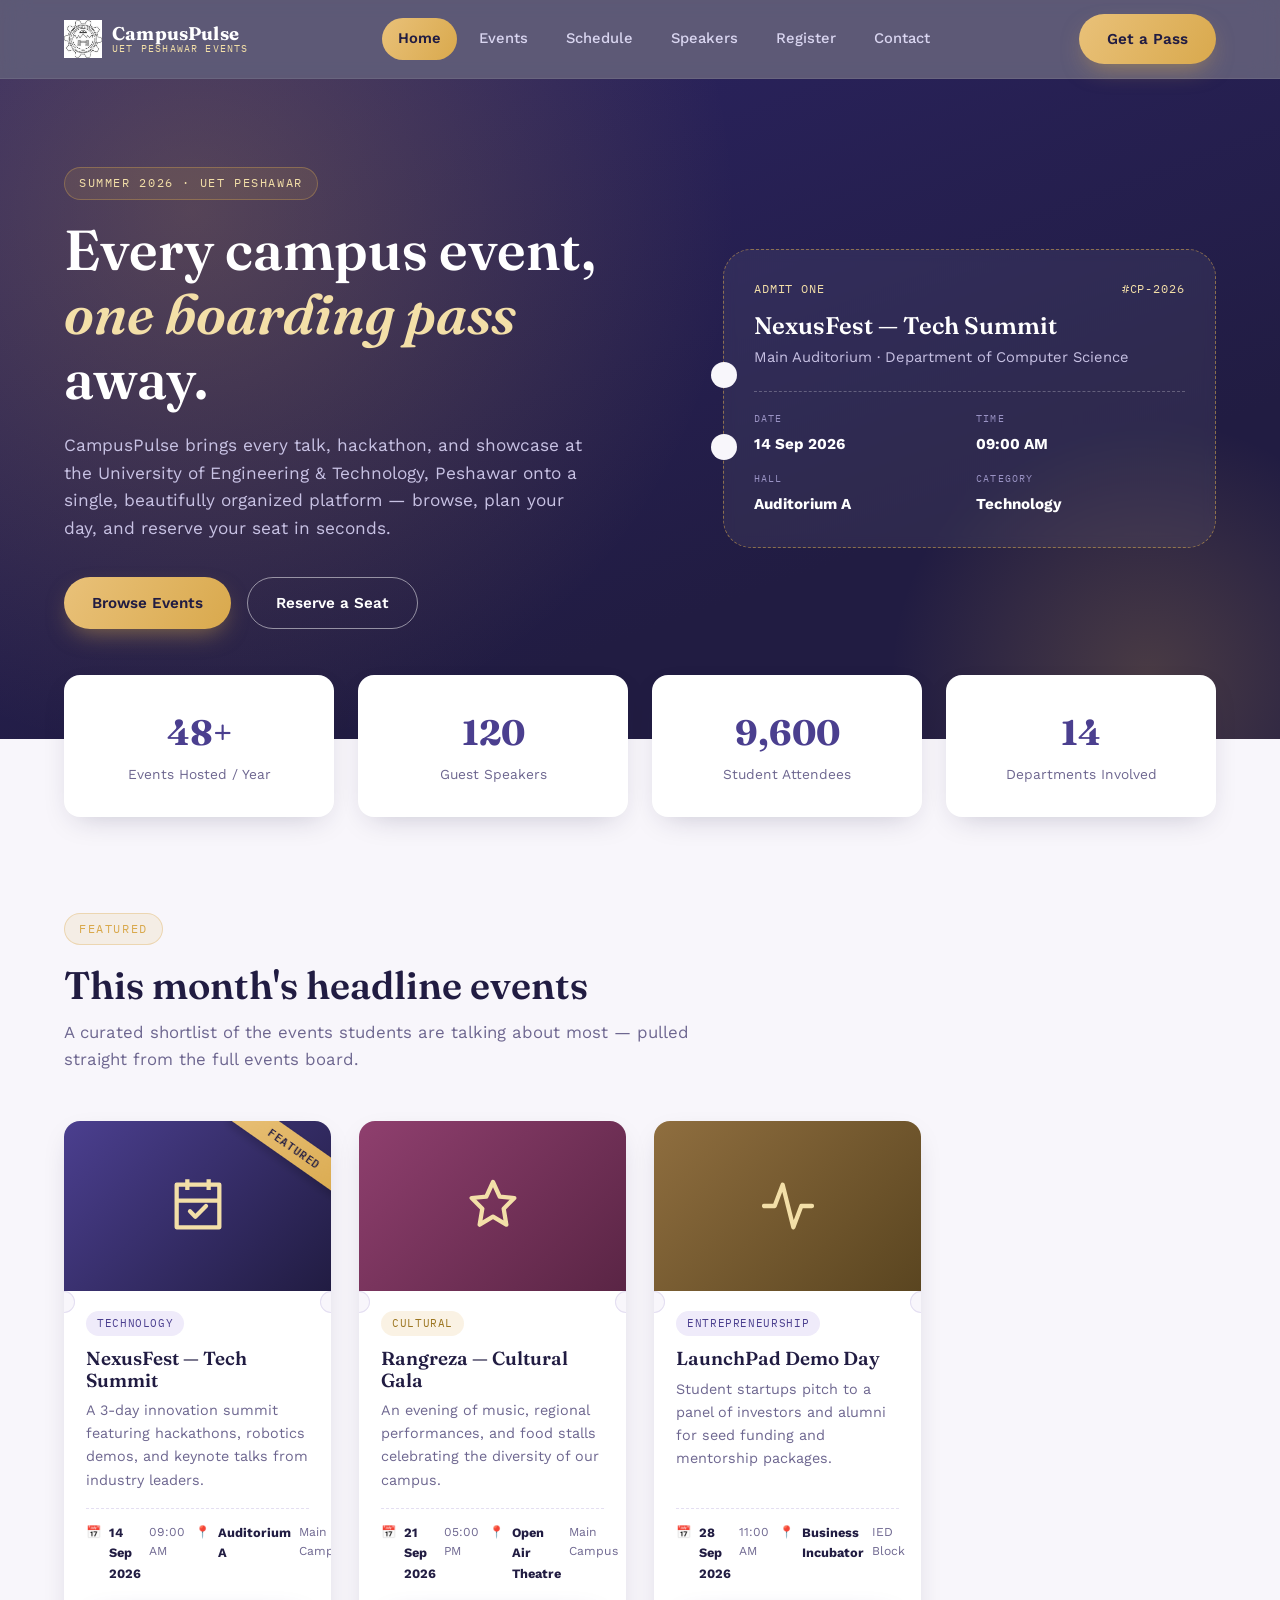
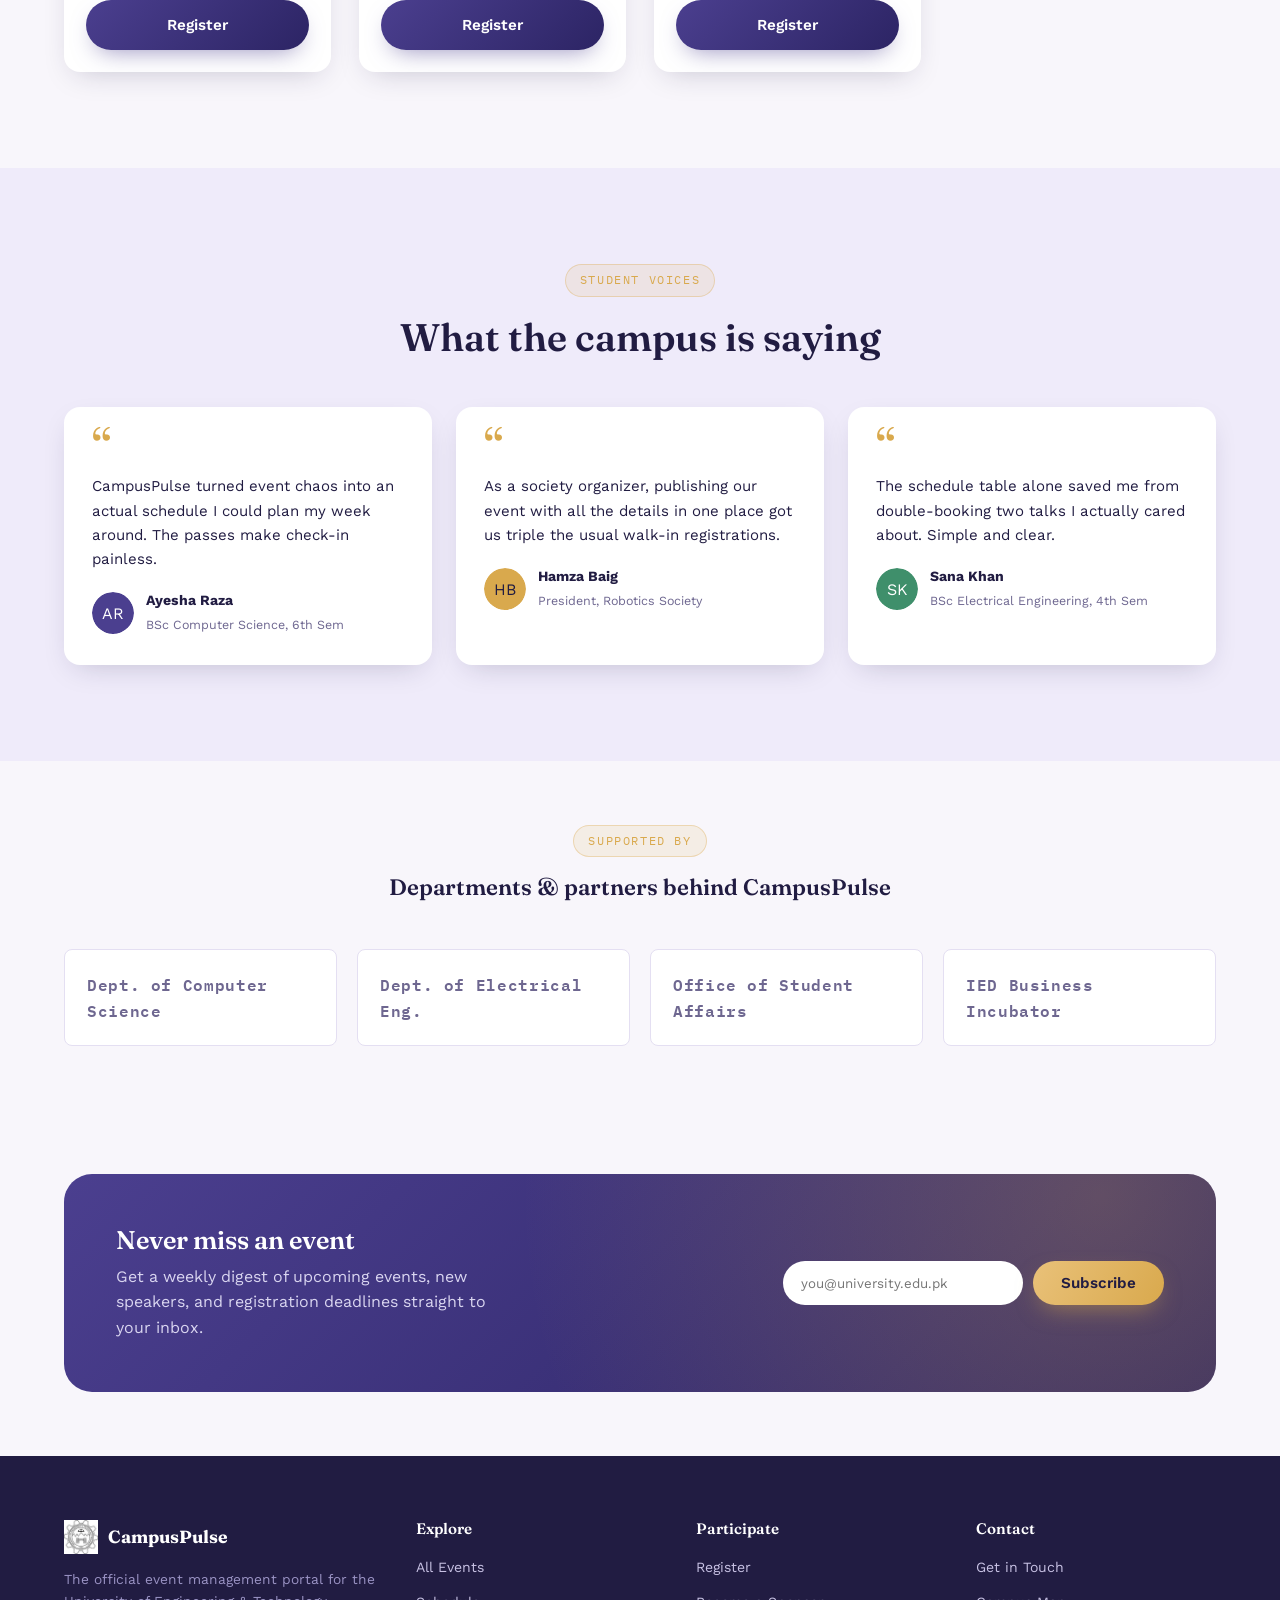
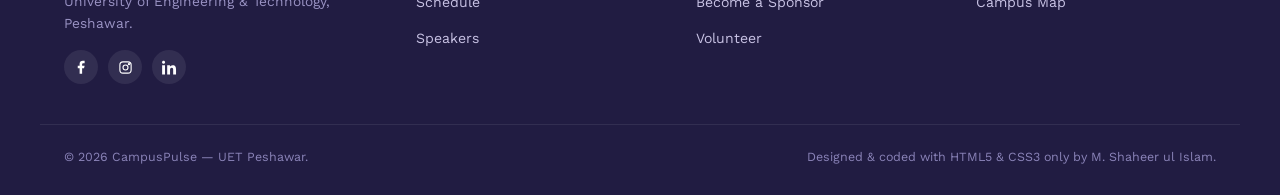
<file: index.html>
<!DOCTYPE html>
<html lang="en">
<head>
<meta charset="UTF-8">
<meta name="viewport" content="width=device-width, initial-scale=1.0">
<title>CampusPulse — University Event Management</title>
<link rel="stylesheet" href="css/style.css">
</head>
<body>

<!-- ============ NAVBAR ============ -->
<header class="navbar">
  <div class="container">
    <a href="index.html" class="brand">
      <img src="assets/logo.jpeg" alt="CampusPulse logo" class="brand__mark">
      <span class="brand__text"><strong>CampusPulse</strong><span>UET Peshawar Events</span></span>
    </a>
    <nav class="nav-links">
      <a href="index.html" class="is-active">Home</a>
      <a href="events.html">Events</a>
      <a href="schedule.html">Schedule</a>
      <a href="speakers.html">Speakers</a>
      <a href="register.html">Register</a>
      <a href="contact.html">Contact</a>
    </nav>
    <a href="register.html" class="btn btn-primary nav-cta">Get a Pass</a>
  </div>
</header>

<!-- ============ HERO ============ -->
<section class="hero">
  <div class="container">
    <div class="fade-up">
      <span class="eyebrow">Summer 2026 · UET Peshawar</span>
      <h1>Every campus event, <em>one boarding pass</em> away.</h1>
      <p class="lead">CampusPulse brings every talk, hackathon, and showcase at the University of Engineering &amp; Technology, Peshawar onto a single, beautifully organized platform — browse, plan your day, and reserve your seat in seconds.</p>
      <div class="hero-actions">
        <a href="events.html" class="btn btn-primary">Browse Events</a>
        <a href="register.html" class="btn btn-outline">Reserve a Seat</a>
      </div>
    </div>

    <div class="hero-pass fade-up fade-up-delay-2">
      <div class="hero-pass__row"><span>Admit One</span><span>#CP-2026</span></div>
      <h3>NexusFest — Tech Summit</h3>
      <p>Main Auditorium · Department of Computer Science</p>
      <div class="hero-pass__meta">
        <div><span>Date</span><strong>14 Sep 2026</strong></div>
        <div><span>Time</span><strong>09:00 AM</strong></div>
        <div><span>Hall</span><strong>Auditorium A</strong></div>
        <div><span>Category</span><strong>Technology</strong></div>
      </div>
    </div>
  </div>
</section>

<!-- ============ STATS ============ -->
<div class="container">
  <div class="stats fade-up">
    <div class="stat-card"><strong>48+</strong><span>Events Hosted / Year</span></div>
    <div class="stat-card"><strong>120</strong><span>Guest Speakers</span></div>
    <div class="stat-card"><strong>9,600</strong><span>Student Attendees</span></div>
    <div class="stat-card"><strong>14</strong><span>Departments Involved</span></div>
  </div>
</div>

<!-- ============ FEATURED EVENTS ============ -->
<section class="section">
  <div class="container">
    <div class="section-head">
      <span class="eyebrow">Featured</span>
      <h2>This month's headline events</h2>
      <p>A curated shortlist of the events students are talking about most — pulled straight from the full events board.</p>
    </div>

    <div class="grid-cards grid-cards--events">

      <article class="ticket-card">
        <span class="ribbon">Featured</span>
        <div class="ticket-card__media media-1">
          <svg viewBox="0 0 24 24" fill="none" stroke="#F3DFA8" stroke-width="1.6"><path d="M4 4h16v16H4z" stroke-linejoin="round"/><path d="M8 2v4M16 2v4M4 10h16" /><path d="M9 14l2 2 4-4" stroke-linecap="round" stroke-linejoin="round"/></svg>
          <div class="ticket-card__overlay">Hackathon · 36 hrs</div>
        </div>
        <div class="ticket-card__punch"></div><div class="ticket-card__punch ticket-card__punch--r"></div>
        <div class="ticket-card__body">
          <span class="badge">Technology</span>
          <h3>NexusFest — Tech Summit</h3>
          <p>A 3-day innovation summit featuring hackathons, robotics demos, and keynote talks from industry leaders.</p>
          <div class="ticket-card__meta">
            <div><span>📅</span><div><strong>14 Sep 2026</strong><span>09:00 AM</span></div></div>
            <div><span>📍</span><div><strong>Auditorium A</strong><span>Main Campus</span></div></div>
          </div>
          <a href="events.html" class="btn btn-dark btn-block">Register</a>
        </div>
      </article>

      <article class="ticket-card">
        <div class="ticket-card__media media-4">
          <svg viewBox="0 0 24 24" fill="none" stroke="#F3DFA8" stroke-width="1.6"><path d="M12 3l2.5 5.5L20 9l-4 4 1 6-5-3-5 3 1-6-4-4 5.5-.5z" stroke-linejoin="round"/></svg>
          <div class="ticket-card__overlay">Cultural Night</div>
        </div>
        <div class="ticket-card__punch"></div><div class="ticket-card__punch ticket-card__punch--r"></div>
        <div class="ticket-card__body">
          <span class="badge badge--gold">Cultural</span>
          <h3>Rangreza — Cultural Gala</h3>
          <p>An evening of music, regional performances, and food stalls celebrating the diversity of our campus.</p>
          <div class="ticket-card__meta">
            <div><span>📅</span><div><strong>21 Sep 2026</strong><span>05:00 PM</span></div></div>
            <div><span>📍</span><div><strong>Open Air Theatre</strong><span>Main Campus</span></div></div>
          </div>
          <a href="events.html" class="btn btn-dark btn-block">Register</a>
        </div>
      </article>

      <article class="ticket-card">
        <div class="ticket-card__media media-6">
          <svg viewBox="0 0 24 24" fill="none" stroke="#F3DFA8" stroke-width="1.6"><path d="M3 12h4l3-8 4 16 3-8h4" stroke-linecap="round" stroke-linejoin="round"/></svg>
          <div class="ticket-card__overlay">Startup Pitches</div>
        </div>
        <div class="ticket-card__punch"></div><div class="ticket-card__punch ticket-card__punch--r"></div>
        <div class="ticket-card__body">
          <span class="badge">Entrepreneurship</span>
          <h3>LaunchPad Demo Day</h3>
          <p>Student startups pitch to a panel of investors and alumni for seed funding and mentorship packages.</p>
          <div class="ticket-card__meta">
            <div><span>📅</span><div><strong>28 Sep 2026</strong><span>11:00 AM</span></div></div>
            <div><span>📍</span><div><strong>Business Incubator</strong><span>IED Block</span></div></div>
          </div>
          <a href="events.html" class="btn btn-dark btn-block">Register</a>
        </div>
      </article>

    </div>
  </div>
</section>

<!-- ============ TESTIMONIALS ============ -->
<section class="section section--soft">
  <div class="container">
    <div class="section-head center" style="margin-left:auto;margin-right:auto;">
      <span class="eyebrow">Student Voices</span>
      <h2>What the campus is saying</h2>
    </div>
    <div class="testimonials">
      <div class="testimonial-card">
        <p>CampusPulse turned event chaos into an actual schedule I could plan my week around. The passes make check-in painless.</p>
        <div class="testimonial-person">
          <svg class="avatar" viewBox="0 0 42 42"><rect width="42" height="42" rx="21" fill="#4B3F8F"/><text x="21" y="27" font-family="Work Sans" font-size="16" fill="#fff" text-anchor="middle">AR</text></svg>
          <div><strong>Ayesha Raza</strong><span>BSc Computer Science, 6th Sem</span></div>
        </div>
      </div>
      <div class="testimonial-card">
        <p>As a society organizer, publishing our event with all the details in one place got us triple the usual walk-in registrations.</p>
        <div class="testimonial-person">
          <svg class="avatar" viewBox="0 0 42 42"><rect width="42" height="42" rx="21" fill="#D9A94D"/><text x="21" y="27" font-family="Work Sans" font-size="16" fill="#211C42" text-anchor="middle">HB</text></svg>
          <div><strong>Hamza Baig</strong><span>President, Robotics Society</span></div>
        </div>
      </div>
      <div class="testimonial-card">
        <p>The schedule table alone saved me from double-booking two talks I actually cared about. Simple and clear.</p>
        <div class="testimonial-person">
          <svg class="avatar" viewBox="0 0 42 42"><rect width="42" height="42" rx="21" fill="#3F8F6B"/><text x="21" y="27" font-family="Work Sans" font-size="16" fill="#fff" text-anchor="middle">SK</text></svg>
          <div><strong>Sana Khan</strong><span>BSc Electrical Engineering, 4th Sem</span></div>
        </div>
      </div>
    </div>
  </div>
</section>

<!-- ============ SPONSORS ============ -->
<section class="section--tight">
  <div class="container">
    <div class="section-head center" style="margin-left:auto;margin-right:auto;">
      <span class="eyebrow">Supported By</span>
      <h2 style="font-size:1.4rem;">Departments &amp; partners behind CampusPulse</h2>
    </div>
    <div class="sponsor-row">
      <div class="sponsor-chip">Dept. of Computer Science</div>
      <div class="sponsor-chip">Dept. of Electrical Eng.</div>
      <div class="sponsor-chip">Office of Student Affairs</div>
      <div class="sponsor-chip">IED Business Incubator</div>
    </div>
  </div>
</section>

<!-- ============ NEWSLETTER ============ -->
<section class="section--tight">
  <div class="container">
    <div class="newsletter">
      <div>
        <h3>Never miss an event</h3>
        <p>Get a weekly digest of upcoming events, new speakers, and registration deadlines straight to your inbox.</p>
      </div>
      <form class="newsletter-form">
        <input type="email" placeholder="you@university.edu.pk" aria-label="Email address" required>
        <button type="submit" class="btn btn-primary">Subscribe</button>
      </form>
    </div>
  </div>
</section>

<!-- ============ FOOTER ============ -->
<footer class="footer">
  <div class="container">
    <div>
      <div class="footer-brand">
        <img src="assets/logo.jpeg" alt="CampusPulse logo" width="34" height="34">
        <strong>CampusPulse</strong>
      </div>
      <p>The official event management portal for the University of Engineering &amp; Technology, Peshawar.</p>
      <div class="footer-social">
        <a href="#" aria-label="Facebook"><svg viewBox="0 0 24 24" fill="currentColor"><path d="M13 22v-9h3l1-4h-4V7c0-1 .3-2 2-2h2V1.2C16.6 1 15.3 1 14 1c-3 0-5 1.8-5 5v3H6v4h3v9h4z"/></svg></a>
        <a href="#" aria-label="Instagram"><svg viewBox="0 0 24 24" fill="none" stroke="currentColor" stroke-width="1.8"><rect x="3" y="3" width="18" height="18" rx="5"/><circle cx="12" cy="12" r="4"/><circle cx="17.5" cy="6.5" r="1"/></svg></a>
        <a href="#" aria-label="LinkedIn"><svg viewBox="0 0 24 24" fill="currentColor"><path d="M4.98 3.5C4.98 4.9 3.9 6 2.5 6S0 4.9 0 3.5 1.1 1 2.5 1s2.48 1.1 2.48 2.5zM.2 8.5h4.6V23H.2zM8.3 8.5h4.4v2h.06c.6-1.1 2.1-2.3 4.3-2.3 4.6 0 5.4 3 5.4 6.9V23h-4.6v-6.9c0-1.6 0-3.8-2.3-3.8s-2.7 1.8-2.7 3.7V23H8.3z"/></svg></a>
      </div>
    </div>
    <div>
      <h4>Explore</h4>
      <ul>
        <li><a href="events.html">All Events</a></li>
        <li><a href="schedule.html">Schedule</a></li>
        <li><a href="speakers.html">Speakers</a></li>
      </ul>
    </div>
    <div>
      <h4>Participate</h4>
      <ul>
        <li><a href="register.html">Register</a></li>
        <li><a href="contact.html">Become a Sponsor</a></li>
        <li><a href="contact.html">Volunteer</a></li>
      </ul>
    </div>
    <div>
      <h4>Contact</h4>
      <ul>
        <li><a href="contact.html">Get in Touch</a></li>
        <li><a href="contact.html">Campus Map</a></li>
      </ul>
    </div>
  </div>
  <div class="footer-bottom">
    <span>© 2026 CampusPulse — UET Peshawar.</span>
    <span>Designed &amp; coded with HTML5 &amp; CSS3 only by M. Shaheer ul Islam.</span>
  </div>
</footer>

</body>
</html>
</file>
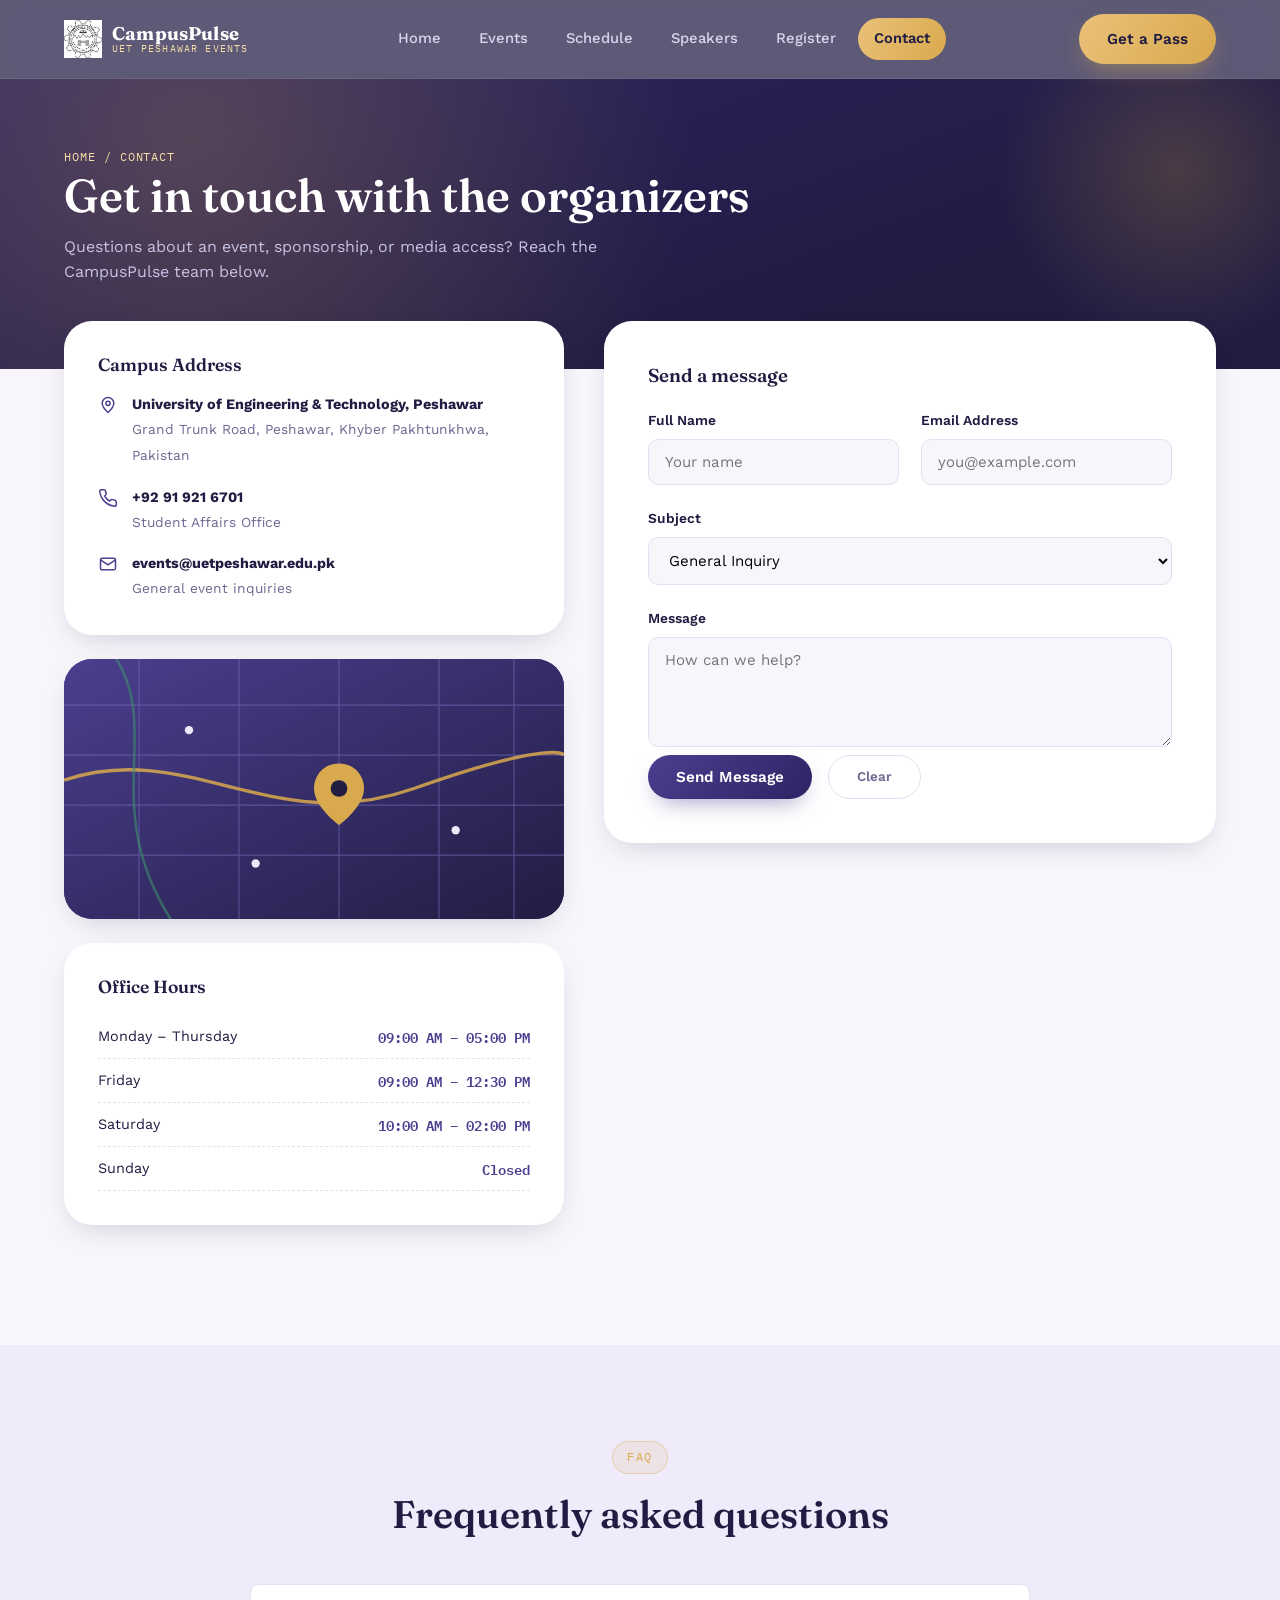
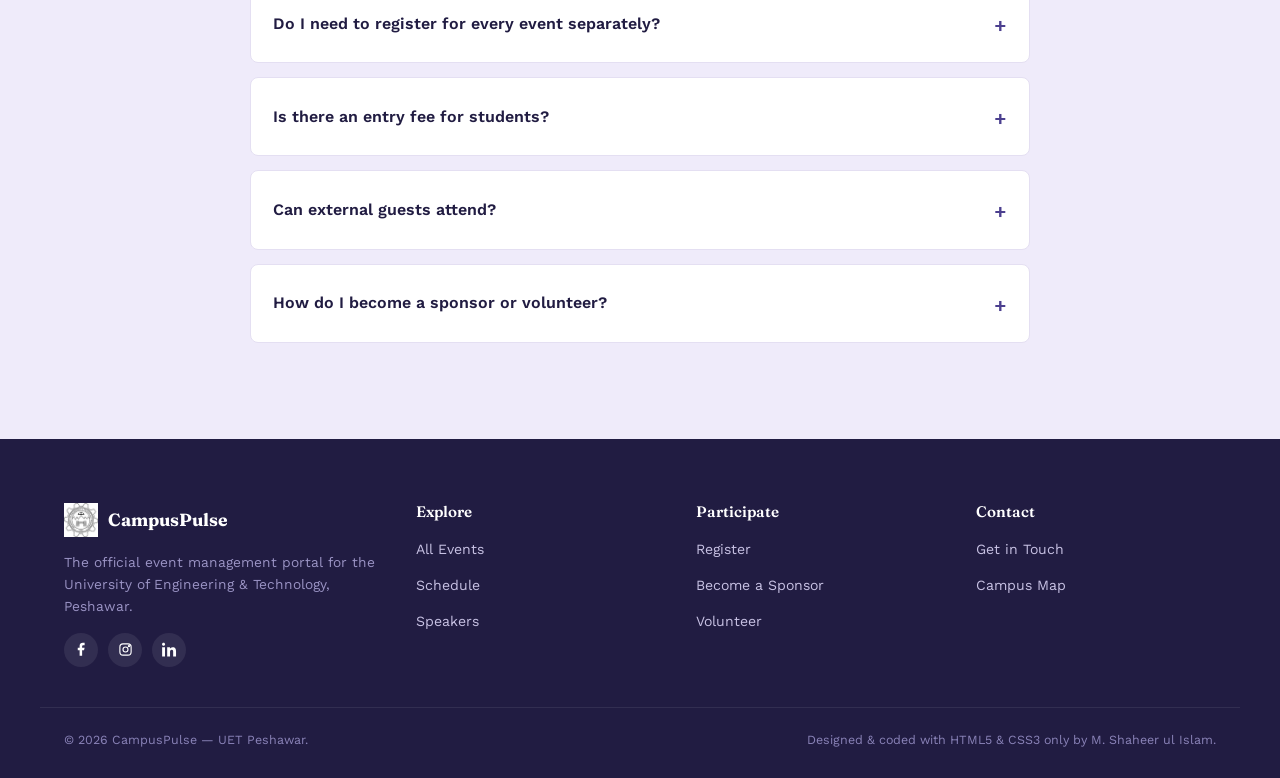
<file: contact.html>
<!DOCTYPE html>
<html lang="en">
<head>
<meta charset="UTF-8">
<meta name="viewport" content="width=device-width, initial-scale=1.0">
<title>Contact — CampusPulse</title>
<link rel="stylesheet" href="css/style.css">
</head>
<body>

<header class="navbar">
  <div class="container">
    <a href="index.html" class="brand">
      <img src="assets/logo.jpeg" alt="CampusPulse logo" class="brand__mark">
      <span class="brand__text"><strong>CampusPulse</strong><span>UET Peshawar Events</span></span>
    </a>
    <nav class="nav-links">
      <a href="index.html">Home</a>
      <a href="events.html">Events</a>
      <a href="schedule.html">Schedule</a>
      <a href="speakers.html">Speakers</a>
      <a href="register.html">Register</a>
      <a href="contact.html" class="is-active">Contact</a>
    </nav>
    <a href="register.html" class="btn btn-primary nav-cta">Get a Pass</a>
  </div>
</header>

<section class="page-header">
  <div class="container">
    <span class="breadcrumb">Home / Contact</span>
    <h1>Get in touch with the organizers</h1>
    <p>Questions about an event, sponsorship, or media access? Reach the CampusPulse team below.</p>
  </div>
</section>

<section class="section page-body" style="padding-top:0;">
  <div class="container">
    <div class="contact-grid">

      <!-- LEFT: info + map + hours -->
      <div>
        <div class="contact-info-card">
          <h3>Campus Address</h3>
          <div class="info-row">
            <svg viewBox="0 0 24 24" fill="none" stroke="currentColor" stroke-width="1.8"><path d="M12 21s-7-6.3-7-11a7 7 0 0114 0c0 4.7-7 11-7 11z"/><circle cx="12" cy="10" r="2.5"/></svg>
            <div><strong>University of Engineering &amp; Technology, Peshawar</strong><span>Grand Trunk Road, Peshawar, Khyber Pakhtunkhwa, Pakistan</span></div>
          </div>
          <div class="info-row">
            <svg viewBox="0 0 24 24" fill="none" stroke="currentColor" stroke-width="1.8"><path d="M22 16.9v3a2 2 0 01-2.2 2 19.8 19.8 0 01-8.6-3 19.5 19.5 0 01-6-6A19.8 19.8 0 012.1 4.2 2 2 0 014.1 2h3a2 2 0 012 1.7c.1.9.3 1.8.6 2.7a2 2 0 01-.5 2.1L8 9.7a16 16 0 006 6l1.2-1.2a2 2 0 012.1-.5c.9.3 1.8.5 2.7.6a2 2 0 011.7 2z"/></svg>
            <div><strong>+92 91 921 6701</strong><span>Student Affairs Office</span></div>
          </div>
          <div class="info-row">
            <svg viewBox="0 0 24 24" fill="none" stroke="currentColor" stroke-width="1.8"><rect x="3" y="5" width="18" height="14" rx="2"/><path d="M3 7l9 6 9-6"/></svg>
            <div><strong>events@uetpeshawar.edu.pk</strong><span>General event inquiries</span></div>
          </div>
        </div>

        <div class="map-frame">
          <img src="assets/map.svg" alt="Illustrated map showing UET Peshawar campus location" style="width:100%;height:100%;object-fit:cover;">
        </div>

        <div class="contact-info-card" style="margin-top:24px;">
          <h3>Office Hours</h3>
          <table class="office-hours">
            <tr><td>Monday – Thursday</td><td>09:00 AM – 05:00 PM</td></tr>
            <tr><td>Friday</td><td>09:00 AM – 12:30 PM</td></tr>
            <tr><td>Saturday</td><td>10:00 AM – 02:00 PM</td></tr>
            <tr><td>Sunday</td><td>Closed</td></tr>
          </table>
        </div>
      </div>

      <!-- RIGHT: contact form -->
      <form class="form-card">
        <h3 style="margin-bottom:22px;">Send a message</h3>
        <div class="form-grid">
          <div class="field">
            <label for="cname">Full Name</label>
            <input type="text" id="cname" placeholder="Your name" required>
          </div>
          <div class="field">
            <label for="cemail">Email Address</label>
            <input type="email" id="cemail" placeholder="you@example.com" required>
          </div>
          <div class="field full">
            <label for="csubject">Subject</label>
            <select id="csubject">
              <option>General Inquiry</option>
              <option>Sponsorship</option>
              <option>Media &amp; Press</option>
              <option>Volunteer Opportunities</option>
            </select>
          </div>
          <div class="field full">
            <label for="cmessage">Message</label>
            <textarea id="cmessage" placeholder="How can we help?" required></textarea>
          </div>
        </div>
        <div class="form-actions">
          <button type="submit" class="btn btn-dark">Send Message</button>
          <button type="reset" class="btn-reset">Clear</button>
        </div>
      </form>

    </div>
  </div>
</section>

<!-- ============ FAQ ============ -->
<section class="section section--soft">
  <div class="container">
    <div class="section-head center" style="margin-left:auto;margin-right:auto;">
      <span class="eyebrow">FAQ</span>
      <h2>Frequently asked questions</h2>
    </div>
    <div class="faq-list">
      <details class="faq-item">
        <summary>Do I need to register for every event separately?</summary>
        <p>Yes — each event has its own registration through the Register page, so make sure you select the correct event from the dropdown.</p>
      </details>
      <details class="faq-item">
        <summary>Is there an entry fee for students?</summary>
        <p>Most events are free for currently enrolled students with a valid registration number. A few workshops with limited seats may have a nominal fee, noted on the event card.</p>
      </details>
      <details class="faq-item">
        <summary>Can external guests attend?</summary>
        <p>Select events, such as the cultural gala and the demo day, are open to external guests. Check the event description on the Events page for guest eligibility.</p>
      </details>
      <details class="faq-item">
        <summary>How do I become a sponsor or volunteer?</summary>
        <p>Choose "Sponsorship" or "Volunteer Opportunities" in the contact form subject dropdown above and our team will follow up within two working days.</p>
      </details>
    </div>
  </div>
</section>

<footer class="footer">
  <div class="container">
    <div>
      <div class="footer-brand"><img src="assets/logo.jpeg" alt="CampusPulse logo" width="34" height="34"><strong>CampusPulse</strong></div>
      <p>The official event management portal for the University of Engineering &amp; Technology, Peshawar.</p>
      <div class="footer-social">
        <a href="#" aria-label="Facebook"><svg viewBox="0 0 24 24" fill="currentColor"><path d="M13 22v-9h3l1-4h-4V7c0-1 .3-2 2-2h2V1.2C16.6 1 15.3 1 14 1c-3 0-5 1.8-5 5v3H6v4h3v9h4z"/></svg></a>
        <a href="#" aria-label="Instagram"><svg viewBox="0 0 24 24" fill="none" stroke="currentColor" stroke-width="1.8"><rect x="3" y="3" width="18" height="18" rx="5"/><circle cx="12" cy="12" r="4"/><circle cx="17.5" cy="6.5" r="1"/></svg></a>
        <a href="#" aria-label="LinkedIn"><svg viewBox="0 0 24 24" fill="currentColor"><path d="M4.98 3.5C4.98 4.9 3.9 6 2.5 6S0 4.9 0 3.5 1.1 1 2.5 1s2.48 1.1 2.48 2.5zM.2 8.5h4.6V23H.2zM8.3 8.5h4.4v2h.06c.6-1.1 2.1-2.3 4.3-2.3 4.6 0 5.4 3 5.4 6.9V23h-4.6v-6.9c0-1.6 0-3.8-2.3-3.8s-2.7 1.8-2.7 3.7V23H8.3z"/></svg></a>
      </div>
    </div>
    <div><h4>Explore</h4><ul><li><a href="events.html">All Events</a></li><li><a href="schedule.html">Schedule</a></li><li><a href="speakers.html">Speakers</a></li></ul></div>
    <div><h4>Participate</h4><ul><li><a href="register.html">Register</a></li><li><a href="contact.html">Become a Sponsor</a></li><li><a href="contact.html">Volunteer</a></li></ul></div>
    <div><h4>Contact</h4><ul><li><a href="contact.html">Get in Touch</a></li><li><a href="contact.html">Campus Map</a></li></ul></div>
  </div>
  <div class="footer-bottom">
    <span>© 2026 CampusPulse — UET Peshawar.</span>
    <span>Designed &amp; coded with HTML5 &amp; CSS3 only by M. Shaheer ul Islam.</span>
  </div>
</footer>

</body>
</html>
</file>
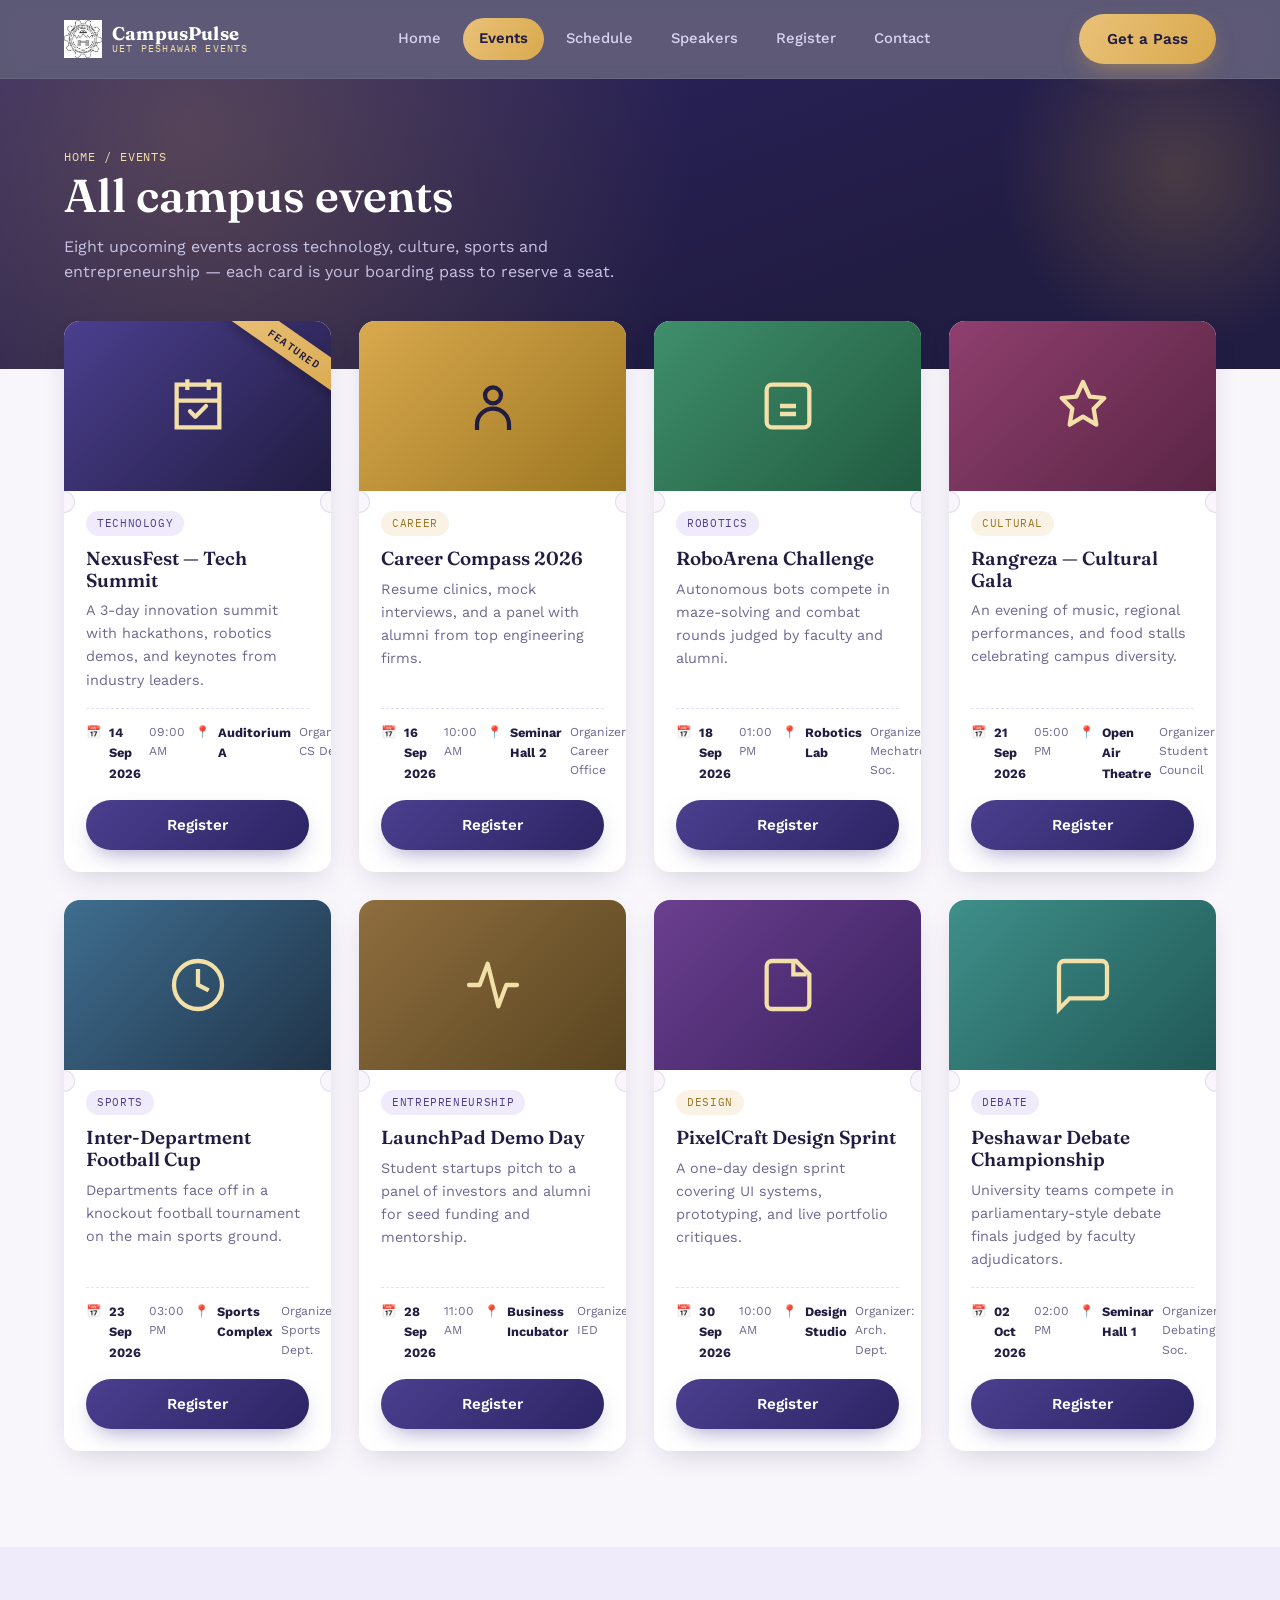
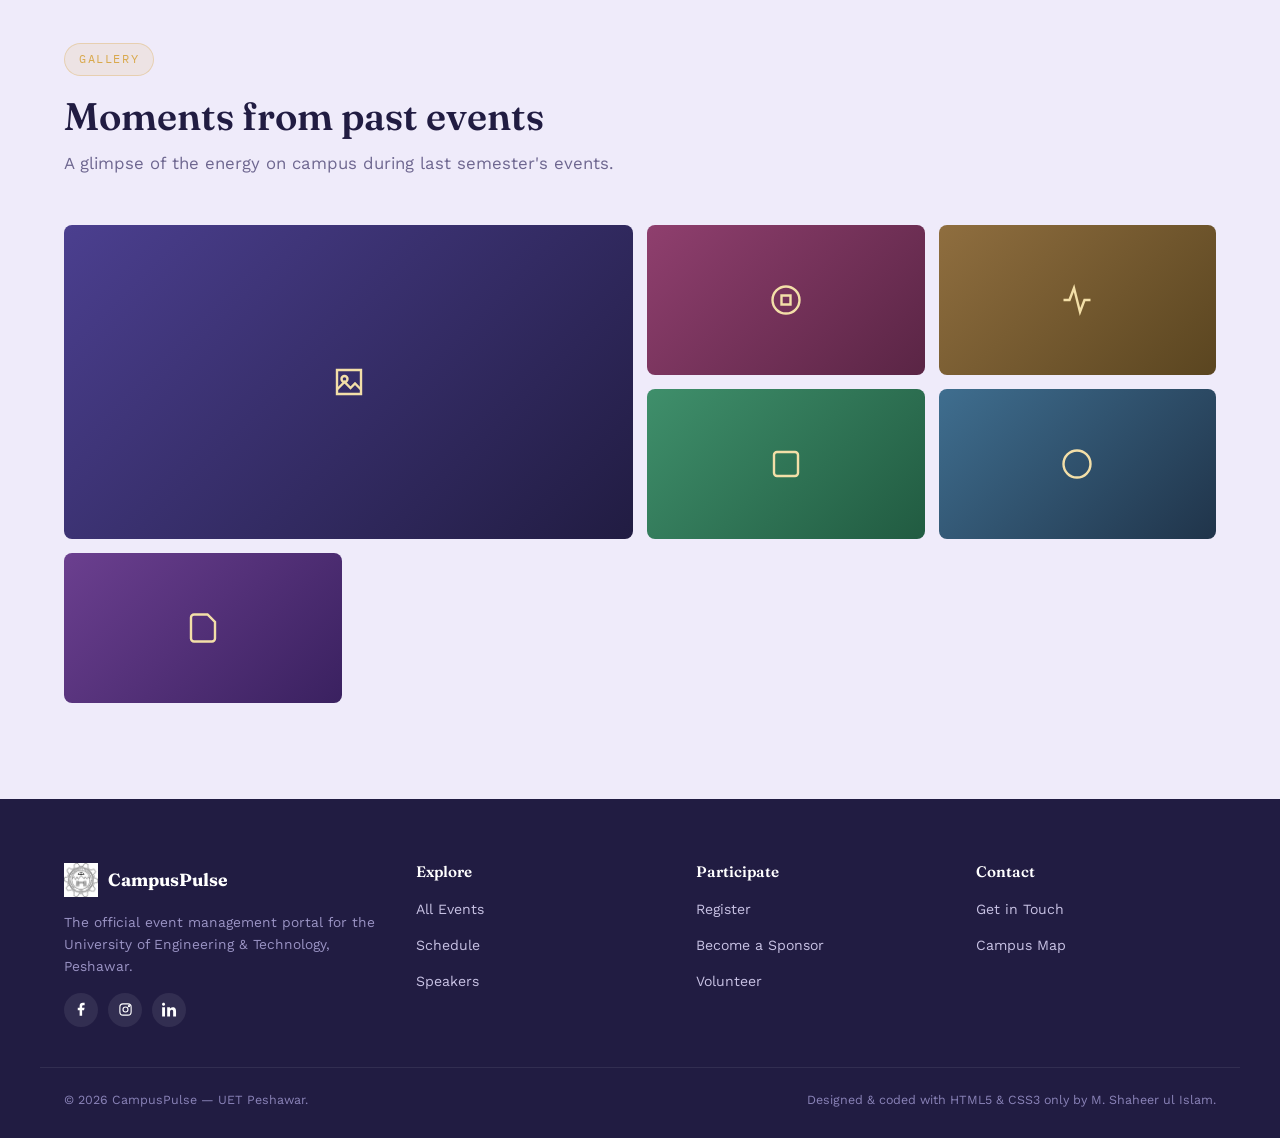
<file: events.html>
<!DOCTYPE html>
<html lang="en">
<head>
<meta charset="UTF-8">
<meta name="viewport" content="width=device-width, initial-scale=1.0">
<title>Events — CampusPulse</title>
<link rel="stylesheet" href="css/style.css">
</head>
<body>

<header class="navbar">
  <div class="container">
    <a href="index.html" class="brand">
      <img src="assets/logo.jpeg" alt="CampusPulse logo" class="brand__mark">
      <span class="brand__text"><strong>CampusPulse</strong><span>UET Peshawar Events</span></span>
    </a>
    <nav class="nav-links">
      <a href="index.html">Home</a>
      <a href="events.html" class="is-active">Events</a>
      <a href="schedule.html">Schedule</a>
      <a href="speakers.html">Speakers</a>
      <a href="register.html">Register</a>
      <a href="contact.html">Contact</a>
    </nav>
    <a href="register.html" class="btn btn-primary nav-cta">Get a Pass</a>
  </div>
</header>

<section class="page-header">
  <div class="container">
    <span class="breadcrumb">Home / Events</span>
    <h1>All campus events</h1>
    <p>Eight upcoming events across technology, culture, sports and entrepreneurship — each card is your boarding pass to reserve a seat.</p>
  </div>
</section>

<section class="section page-body" style="padding-top:0;">
  <div class="container">
    <div class="grid-cards grid-cards--events">

      <!-- 1 -->
      <article class="ticket-card">
        <span class="ribbon">Featured</span>
        <div class="ticket-card__media media-1">
          <svg viewBox="0 0 24 24" fill="none" stroke="#F3DFA8" stroke-width="1.6"><path d="M4 4h16v16H4z"/><path d="M8 2v4M16 2v4M4 10h16"/><path d="M9 14l2 2 4-4" stroke-linecap="round" stroke-linejoin="round"/></svg>
          <div class="ticket-card__overlay">36-hour build sprint</div>
        </div>
        <div class="ticket-card__punch"></div><div class="ticket-card__punch ticket-card__punch--r"></div>
        <div class="ticket-card__body">
          <span class="badge">Technology</span>
          <h3>NexusFest — Tech Summit</h3>
          <p>A 3-day innovation summit with hackathons, robotics demos, and keynotes from industry leaders.</p>
          <div class="ticket-card__meta">
            <div><span>📅</span><div><strong>14 Sep 2026</strong><span>09:00 AM</span></div></div>
            <div><span>📍</span><div><strong>Auditorium A</strong><span>Organizer: CS Dept.</span></div></div>
          </div>
          <a href="register.html" class="btn btn-dark btn-block">Register</a>
        </div>
      </article>

      <!-- 2 -->
      <article class="ticket-card">
        <div class="ticket-card__media media-2">
          <svg viewBox="0 0 24 24" fill="none" stroke="#211C42" stroke-width="1.6"><circle cx="12" cy="8" r="3"/><path d="M6 21v-2a6 6 0 0112 0v2"/></svg>
          <div class="ticket-card__overlay">Panel + workshop</div>
        </div>
        <div class="ticket-card__punch"></div><div class="ticket-card__punch ticket-card__punch--r"></div>
        <div class="ticket-card__body">
          <span class="badge badge--gold">Career</span>
          <h3>Career Compass 2026</h3>
          <p>Resume clinics, mock interviews, and a panel with alumni from top engineering firms.</p>
          <div class="ticket-card__meta">
            <div><span>📅</span><div><strong>16 Sep 2026</strong><span>10:00 AM</span></div></div>
            <div><span>📍</span><div><strong>Seminar Hall 2</strong><span>Organizer: Career Office</span></div></div>
          </div>
          <a href="register.html" class="btn btn-dark btn-block">Register</a>
        </div>
      </article>

      <!-- 3 -->
      <article class="ticket-card">
        <div class="ticket-card__media media-3">
          <svg viewBox="0 0 24 24" fill="none" stroke="#F3DFA8" stroke-width="1.6"><rect x="4" y="4" width="16" height="16" rx="2"/><path d="M9 9h.01M9 15h6M9 12h6"/></svg>
          <div class="ticket-card__overlay">Robotics showcase</div>
        </div>
        <div class="ticket-card__punch"></div><div class="ticket-card__punch ticket-card__punch--r"></div>
        <div class="ticket-card__body">
          <span class="badge">Robotics</span>
          <h3>RoboArena Challenge</h3>
          <p>Autonomous bots compete in maze-solving and combat rounds judged by faculty and alumni.</p>
          <div class="ticket-card__meta">
            <div><span>📅</span><div><strong>18 Sep 2026</strong><span>01:00 PM</span></div></div>
            <div><span>📍</span><div><strong>Robotics Lab</strong><span>Organizer: Mechatronics Soc.</span></div></div>
          </div>
          <a href="register.html" class="btn btn-dark btn-block">Register</a>
        </div>
      </article>

      <!-- 4 -->
      <article class="ticket-card">
        <div class="ticket-card__media media-4">
          <svg viewBox="0 0 24 24" fill="none" stroke="#F3DFA8" stroke-width="1.6"><path d="M12 3l2.5 5.5L20 9l-4 4 1 6-5-3-5 3 1-6-4-4 5.5-.5z" stroke-linejoin="round"/></svg>
          <div class="ticket-card__overlay">Music &amp; food stalls</div>
        </div>
        <div class="ticket-card__punch"></div><div class="ticket-card__punch ticket-card__punch--r"></div>
        <div class="ticket-card__body">
          <span class="badge badge--gold">Cultural</span>
          <h3>Rangreza — Cultural Gala</h3>
          <p>An evening of music, regional performances, and food stalls celebrating campus diversity.</p>
          <div class="ticket-card__meta">
            <div><span>📅</span><div><strong>21 Sep 2026</strong><span>05:00 PM</span></div></div>
            <div><span>📍</span><div><strong>Open Air Theatre</strong><span>Organizer: Student Council</span></div></div>
          </div>
          <a href="register.html" class="btn btn-dark btn-block">Register</a>
        </div>
      </article>

      <!-- 5 -->
      <article class="ticket-card">
        <div class="ticket-card__media media-5">
          <svg viewBox="0 0 24 24" fill="none" stroke="#F3DFA8" stroke-width="1.6"><circle cx="12" cy="12" r="9"/><path d="M12 6v6l4 2"/></svg>
          <div class="ticket-card__overlay">5-a-side tournament</div>
        </div>
        <div class="ticket-card__punch"></div><div class="ticket-card__punch ticket-card__punch--r"></div>
        <div class="ticket-card__body">
          <span class="badge">Sports</span>
          <h3>Inter-Department Football Cup</h3>
          <p>Departments face off in a knockout football tournament on the main sports ground.</p>
          <div class="ticket-card__meta">
            <div><span>📅</span><div><strong>23 Sep 2026</strong><span>03:00 PM</span></div></div>
            <div><span>📍</span><div><strong>Sports Complex</strong><span>Organizer: Sports Dept.</span></div></div>
          </div>
          <a href="register.html" class="btn btn-dark btn-block">Register</a>
        </div>
      </article>

      <!-- 6 -->
      <article class="ticket-card">
        <div class="ticket-card__media media-6">
          <svg viewBox="0 0 24 24" fill="none" stroke="#F3DFA8" stroke-width="1.6"><path d="M3 12h4l3-8 4 16 3-8h4" stroke-linecap="round" stroke-linejoin="round"/></svg>
          <div class="ticket-card__overlay">Investor pitch day</div>
        </div>
        <div class="ticket-card__punch"></div><div class="ticket-card__punch ticket-card__punch--r"></div>
        <div class="ticket-card__body">
          <span class="badge">Entrepreneurship</span>
          <h3>LaunchPad Demo Day</h3>
          <p>Student startups pitch to a panel of investors and alumni for seed funding and mentorship.</p>
          <div class="ticket-card__meta">
            <div><span>📅</span><div><strong>28 Sep 2026</strong><span>11:00 AM</span></div></div>
            <div><span>📍</span><div><strong>Business Incubator</strong><span>Organizer: IED</span></div></div>
          </div>
          <a href="register.html" class="btn btn-dark btn-block">Register</a>
        </div>
      </article>

      <!-- 7 -->
      <article class="ticket-card">
        <div class="ticket-card__media media-7">
          <svg viewBox="0 0 24 24" fill="none" stroke="#F3DFA8" stroke-width="1.6"><path d="M4 19V5a2 2 0 012-2h9l5 5v11a2 2 0 01-2 2H6a2 2 0 01-2-2z"/><path d="M14 3v5h5"/></svg>
          <div class="ticket-card__overlay">UI/UX portfolio review</div>
        </div>
        <div class="ticket-card__punch"></div><div class="ticket-card__punch ticket-card__punch--r"></div>
        <div class="ticket-card__body">
          <span class="badge badge--gold">Design</span>
          <h3>PixelCraft Design Sprint</h3>
          <p>A one-day design sprint covering UI systems, prototyping, and live portfolio critiques.</p>
          <div class="ticket-card__meta">
            <div><span>📅</span><div><strong>30 Sep 2026</strong><span>10:00 AM</span></div></div>
            <div><span>📍</span><div><strong>Design Studio</strong><span>Organizer: Arch. Dept.</span></div></div>
          </div>
          <a href="register.html" class="btn btn-dark btn-block">Register</a>
        </div>
      </article>

      <!-- 8 -->
      <article class="ticket-card">
        <div class="ticket-card__media media-8">
          <svg viewBox="0 0 24 24" fill="none" stroke="#F3DFA8" stroke-width="1.6"><path d="M21 15a2 2 0 01-2 2H7l-4 4V5a2 2 0 012-2h14a2 2 0 012 2z"/></svg>
          <div class="ticket-card__overlay">Policy debate finals</div>
        </div>
        <div class="ticket-card__punch"></div><div class="ticket-card__punch ticket-card__punch--r"></div>
        <div class="ticket-card__body">
          <span class="badge">Debate</span>
          <h3>Peshawar Debate Championship</h3>
          <p>University teams compete in parliamentary-style debate finals judged by faculty adjudicators.</p>
          <div class="ticket-card__meta">
            <div><span>📅</span><div><strong>02 Oct 2026</strong><span>02:00 PM</span></div></div>
            <div><span>📍</span><div><strong>Seminar Hall 1</strong><span>Organizer: Debating Soc.</span></div></div>
          </div>
          <a href="register.html" class="btn btn-dark btn-block">Register</a>
        </div>
      </article>

    </div>
  </div>
</section>

<!-- ============ GALLERY (past events) ============ -->
<section class="section section--soft">
  <div class="container">
    <div class="section-head">
      <span class="eyebrow">Gallery</span>
      <h2>Moments from past events</h2>
      <p>A glimpse of the energy on campus during last semester's events.</p>
    </div>
    <div class="gallery">
      <div class="gallery-item media-1"><svg viewBox="0 0 24 24" fill="none" stroke="#F3DFA8" stroke-width="1.6"><path d="M4 4h16v16H4z"/><circle cx="9" cy="10" r="2"/><path d="M4 17l5-5 4 4 3-3 4 4"/></svg><div class="overlay">Opening Ceremony</div></div>
      <div class="gallery-item media-4"><svg viewBox="0 0 24 24" fill="none" stroke="#F3DFA8" stroke-width="1.6"><circle cx="12" cy="12" r="9"/><path d="M9 9h6v6H9z"/></svg><div class="overlay">Cultural Night</div></div>
      <div class="gallery-item media-6"><svg viewBox="0 0 24 24" fill="none" stroke="#F3DFA8" stroke-width="1.6"><path d="M3 12h4l3-8 4 16 3-8h4"/></svg><div class="overlay">Startup Pitches</div></div>
      <div class="gallery-item media-3"><svg viewBox="0 0 24 24" fill="none" stroke="#F3DFA8" stroke-width="1.6"><rect x="4" y="4" width="16" height="16" rx="2"/></svg><div class="overlay">Robotics Lab</div></div>
      <div class="gallery-item media-5"><svg viewBox="0 0 24 24" fill="none" stroke="#F3DFA8" stroke-width="1.6"><circle cx="12" cy="12" r="9"/></svg><div class="overlay">Sports Finals</div></div>
      <div class="gallery-item media-7"><svg viewBox="0 0 24 24" fill="none" stroke="#F3DFA8" stroke-width="1.6"><path d="M4 19V5a2 2 0 012-2h9l5 5v11a2 2 0 01-2 2H6a2 2 0 01-2-2z"/></svg><div class="overlay">Design Sprint</div></div>
    </div>
  </div>
</section>

<footer class="footer">
  <div class="container">
    <div>
      <div class="footer-brand"><img src="assets/logo.jpeg" alt="CampusPulse logo" width="34" height="34"><strong>CampusPulse</strong></div>
      <p>The official event management portal for the University of Engineering &amp; Technology, Peshawar.</p>
      <div class="footer-social">
        <a href="#" aria-label="Facebook"><svg viewBox="0 0 24 24" fill="currentColor"><path d="M13 22v-9h3l1-4h-4V7c0-1 .3-2 2-2h2V1.2C16.6 1 15.3 1 14 1c-3 0-5 1.8-5 5v3H6v4h3v9h4z"/></svg></a>
        <a href="#" aria-label="Instagram"><svg viewBox="0 0 24 24" fill="none" stroke="currentColor" stroke-width="1.8"><rect x="3" y="3" width="18" height="18" rx="5"/><circle cx="12" cy="12" r="4"/><circle cx="17.5" cy="6.5" r="1"/></svg></a>
        <a href="#" aria-label="LinkedIn"><svg viewBox="0 0 24 24" fill="currentColor"><path d="M4.98 3.5C4.98 4.9 3.9 6 2.5 6S0 4.9 0 3.5 1.1 1 2.5 1s2.48 1.1 2.48 2.5zM.2 8.5h4.6V23H.2zM8.3 8.5h4.4v2h.06c.6-1.1 2.1-2.3 4.3-2.3 4.6 0 5.4 3 5.4 6.9V23h-4.6v-6.9c0-1.6 0-3.8-2.3-3.8s-2.7 1.8-2.7 3.7V23H8.3z"/></svg></a>
      </div>
    </div>
    <div><h4>Explore</h4><ul><li><a href="events.html">All Events</a></li><li><a href="schedule.html">Schedule</a></li><li><a href="speakers.html">Speakers</a></li></ul></div>
    <div><h4>Participate</h4><ul><li><a href="register.html">Register</a></li><li><a href="contact.html">Become a Sponsor</a></li><li><a href="contact.html">Volunteer</a></li></ul></div>
    <div><h4>Contact</h4><ul><li><a href="contact.html">Get in Touch</a></li><li><a href="contact.html">Campus Map</a></li></ul></div>
  </div>
  <div class="footer-bottom">
    <span>© 2026 CampusPulse — UET Peshawar.</span>
    <span>Designed &amp; coded with HTML5 &amp; CSS3 only by M. Shaheer ul Islam.</span>
  </div>
</footer>

</body>
</html>
</file>
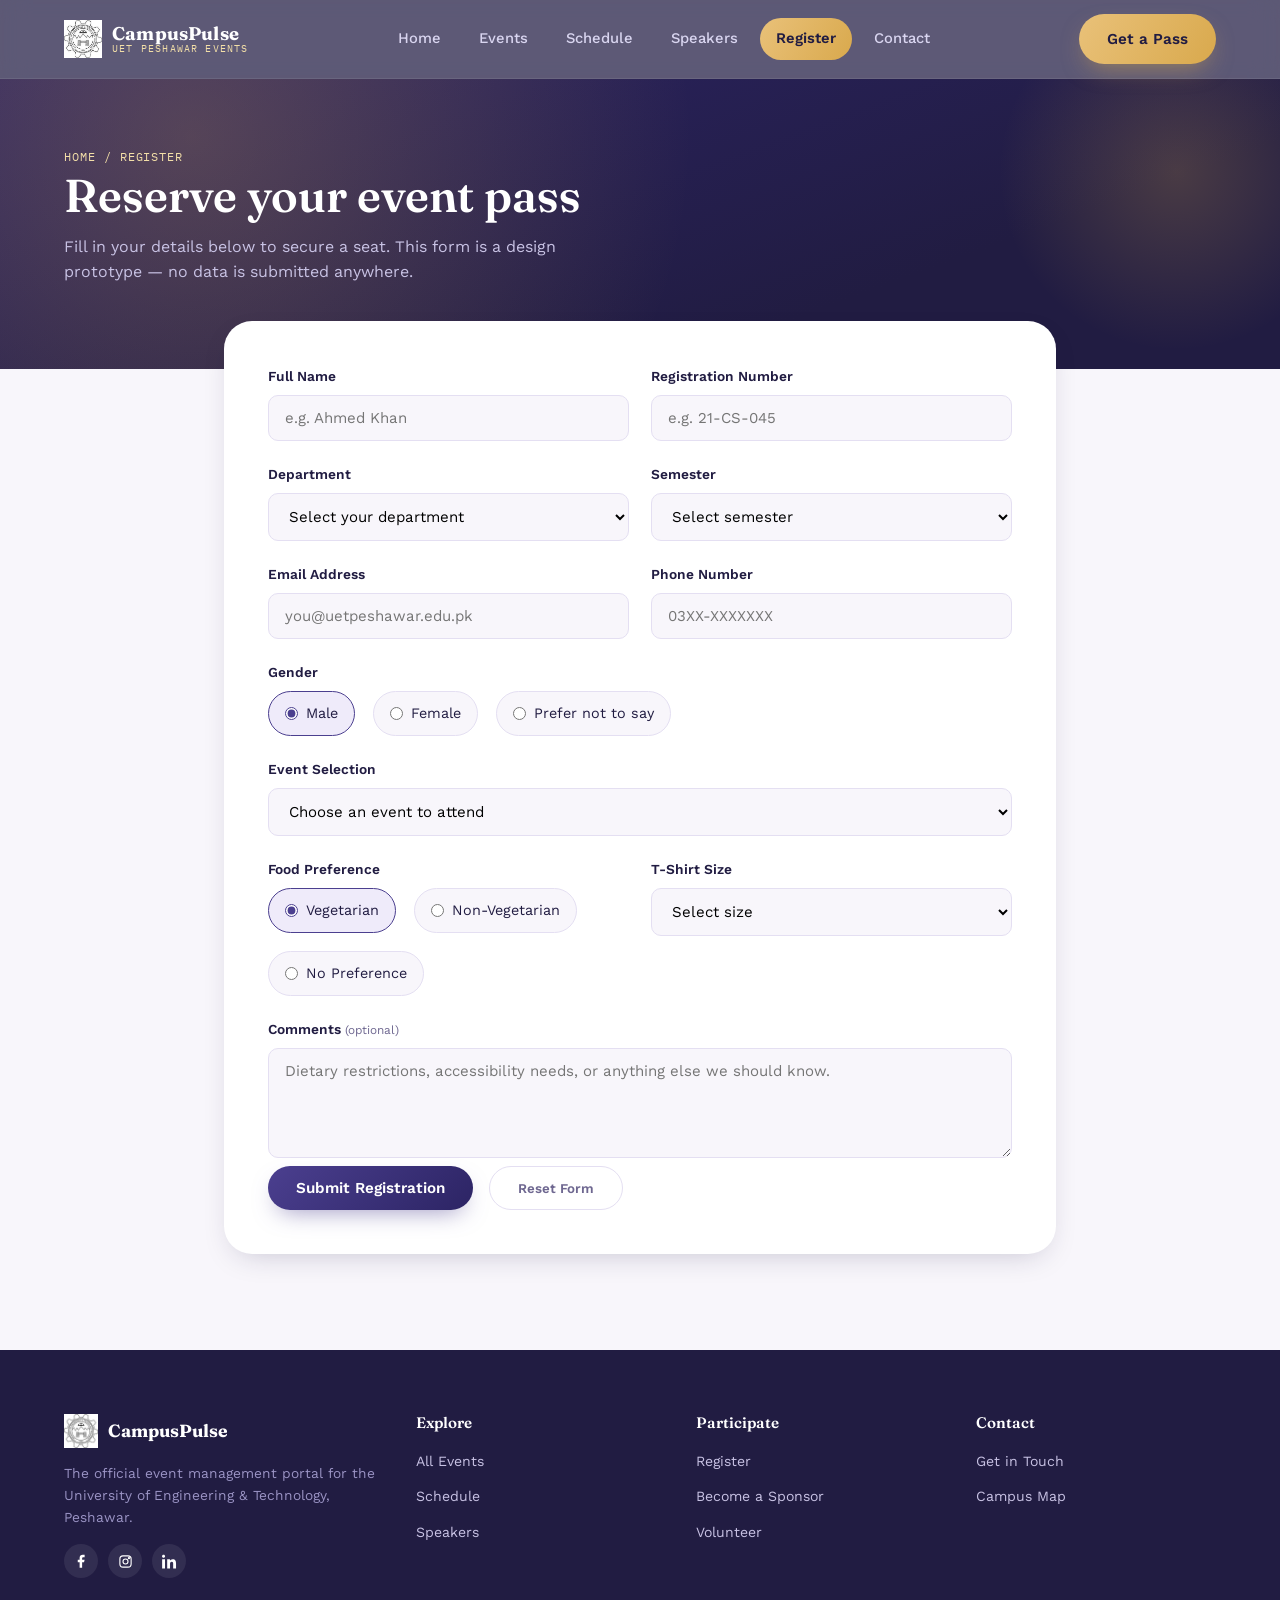
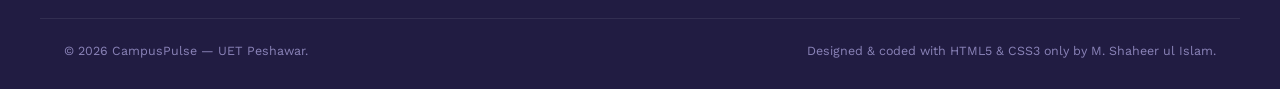
<file: register.html>
<!DOCTYPE html>
<html lang="en">
<head>
<meta charset="UTF-8">
<meta name="viewport" content="width=device-width, initial-scale=1.0">
<title>Register — CampusPulse</title>
<link rel="stylesheet" href="css/style.css">
</head>
<body>

<header class="navbar">
  <div class="container">
    <a href="index.html" class="brand">
      <img src="assets/logo.jpeg" alt="CampusPulse logo" class="brand__mark">
      <span class="brand__text"><strong>CampusPulse</strong><span>UET Peshawar Events</span></span>
    </a>
    <nav class="nav-links">
      <a href="index.html">Home</a>
      <a href="events.html">Events</a>
      <a href="schedule.html">Schedule</a>
      <a href="speakers.html">Speakers</a>
      <a href="register.html" class="is-active">Register</a>
      <a href="contact.html">Contact</a>
    </nav>
    <a href="register.html" class="btn btn-primary nav-cta">Get a Pass</a>
  </div>
</header>

<section class="page-header">
  <div class="container">
    <span class="breadcrumb">Home / Register</span>
    <h1>Reserve your event pass</h1>
    <p>Fill in your details below to secure a seat. This form is a design prototype — no data is submitted anywhere.</p>
  </div>
</section>

<section class="section page-body" style="padding-top:0;">
  <div class="container" style="max-width:880px;">
    <form class="form-card fade-up">

      <div class="form-grid">

        <div class="field">
          <label for="fullname">Full Name</label>
          <input type="text" id="fullname" name="fullname" placeholder="e.g. Ahmed Khan" required>
        </div>

        <div class="field">
          <label for="regno">Registration Number</label>
          <input type="text" id="regno" name="regno" placeholder="e.g. 21-CS-045" required>
        </div>

        <div class="field">
          <label for="department">Department</label>
          <select id="department" name="department" required>
            <option value="" disabled selected>Select your department</option>
            <option>Computer Science</option>
            <option>Electrical Engineering</option>
            <option>Mechatronics Engineering</option>
            <option>Civil Engineering</option>
            <option>Architecture &amp; Design</option>
            <option>Business Incubation (IED)</option>
          </select>
        </div>

        <div class="field">
          <label for="semester">Semester</label>
          <select id="semester" name="semester" required>
            <option value="" disabled selected>Select semester</option>
            <option>1st</option><option>2nd</option><option>3rd</option><option>4th</option>
            <option>5th</option><option>6th</option><option>7th</option><option>8th</option>
          </select>
        </div>

        <div class="field">
          <label for="email">Email Address</label>
          <input type="email" id="email" name="email" placeholder="you@uetpeshawar.edu.pk" required>
        </div>

        <div class="field">
          <label for="phone">Phone Number</label>
          <input type="tel" id="phone" name="phone" placeholder="03XX-XXXXXXX" required>
        </div>

        <div class="field full">
          <label>Gender</label>
          <div class="radio-group">
            <label><input type="radio" name="gender" value="male" checked> Male</label>
            <label><input type="radio" name="gender" value="female"> Female</label>
            <label><input type="radio" name="gender" value="other"> Prefer not to say</label>
          </div>
        </div>

        <div class="field full">
          <label for="event">Event Selection</label>
          <select id="event" name="event" required>
            <option value="" disabled selected>Choose an event to attend</option>
            <option>NexusFest — Tech Summit</option>
            <option>Career Compass 2026</option>
            <option>RoboArena Challenge</option>
            <option>Rangreza — Cultural Gala</option>
            <option>Inter-Department Football Cup</option>
            <option>LaunchPad Demo Day</option>
            <option>PixelCraft Design Sprint</option>
            <option>Peshawar Debate Championship</option>
          </select>
        </div>

        <div class="field">
          <label>Food Preference</label>
          <div class="radio-group">
            <label><input type="radio" name="food" value="veg" checked> Vegetarian</label>
            <label><input type="radio" name="food" value="nonveg"> Non-Vegetarian</label>
            <label><input type="radio" name="food" value="none"> No Preference</label>
          </div>
        </div>

        <div class="field">
          <label for="tshirt">T-Shirt Size</label>
          <select id="tshirt" name="tshirt">
            <option value="" disabled selected>Select size</option>
            <option>Small</option><option>Medium</option><option>Large</option>
            <option>X-Large</option><option>XX-Large</option>
          </select>
        </div>

        <div class="field full">
          <label for="comments">Comments <span class="hint">(optional)</span></label>
          <textarea id="comments" name="comments" placeholder="Dietary restrictions, accessibility needs, or anything else we should know."></textarea>
        </div>

      </div>

      <div class="form-actions">
        <button type="submit" class="btn btn-dark">Submit Registration</button>
        <button type="reset" class="btn-reset">Reset Form</button>
      </div>

    </form>
  </div>
</section>

<footer class="footer">
  <div class="container">
    <div>
      <div class="footer-brand"><img src="assets/logo.jpeg" alt="CampusPulse logo" width="34" height="34"><strong>CampusPulse</strong></div>
      <p>The official event management portal for the University of Engineering &amp; Technology, Peshawar.</p>
      <div class="footer-social">
        <a href="#" aria-label="Facebook"><svg viewBox="0 0 24 24" fill="currentColor"><path d="M13 22v-9h3l1-4h-4V7c0-1 .3-2 2-2h2V1.2C16.6 1 15.3 1 14 1c-3 0-5 1.8-5 5v3H6v4h3v9h4z"/></svg></a>
        <a href="#" aria-label="Instagram"><svg viewBox="0 0 24 24" fill="none" stroke="currentColor" stroke-width="1.8"><rect x="3" y="3" width="18" height="18" rx="5"/><circle cx="12" cy="12" r="4"/><circle cx="17.5" cy="6.5" r="1"/></svg></a>
        <a href="#" aria-label="LinkedIn"><svg viewBox="0 0 24 24" fill="currentColor"><path d="M4.98 3.5C4.98 4.9 3.9 6 2.5 6S0 4.9 0 3.5 1.1 1 2.5 1s2.48 1.1 2.48 2.5zM.2 8.5h4.6V23H.2zM8.3 8.5h4.4v2h.06c.6-1.1 2.1-2.3 4.3-2.3 4.6 0 5.4 3 5.4 6.9V23h-4.6v-6.9c0-1.6 0-3.8-2.3-3.8s-2.7 1.8-2.7 3.7V23H8.3z"/></svg></a>
      </div>
    </div>
    <div><h4>Explore</h4><ul><li><a href="events.html">All Events</a></li><li><a href="schedule.html">Schedule</a></li><li><a href="speakers.html">Speakers</a></li></ul></div>
    <div><h4>Participate</h4><ul><li><a href="register.html">Register</a></li><li><a href="contact.html">Become a Sponsor</a></li><li><a href="contact.html">Volunteer</a></li></ul></div>
    <div><h4>Contact</h4><ul><li><a href="contact.html">Get in Touch</a></li><li><a href="contact.html">Campus Map</a></li></ul></div>
  </div>
  <div class="footer-bottom">
    <span>© 2026 CampusPulse — UET Peshawar.</span>
    <span>Designed &amp; coded with HTML5 &amp; CSS3 only by M. Shaheer ul Islam.</span>
  </div>
</footer>

</body>
</html>
</file>
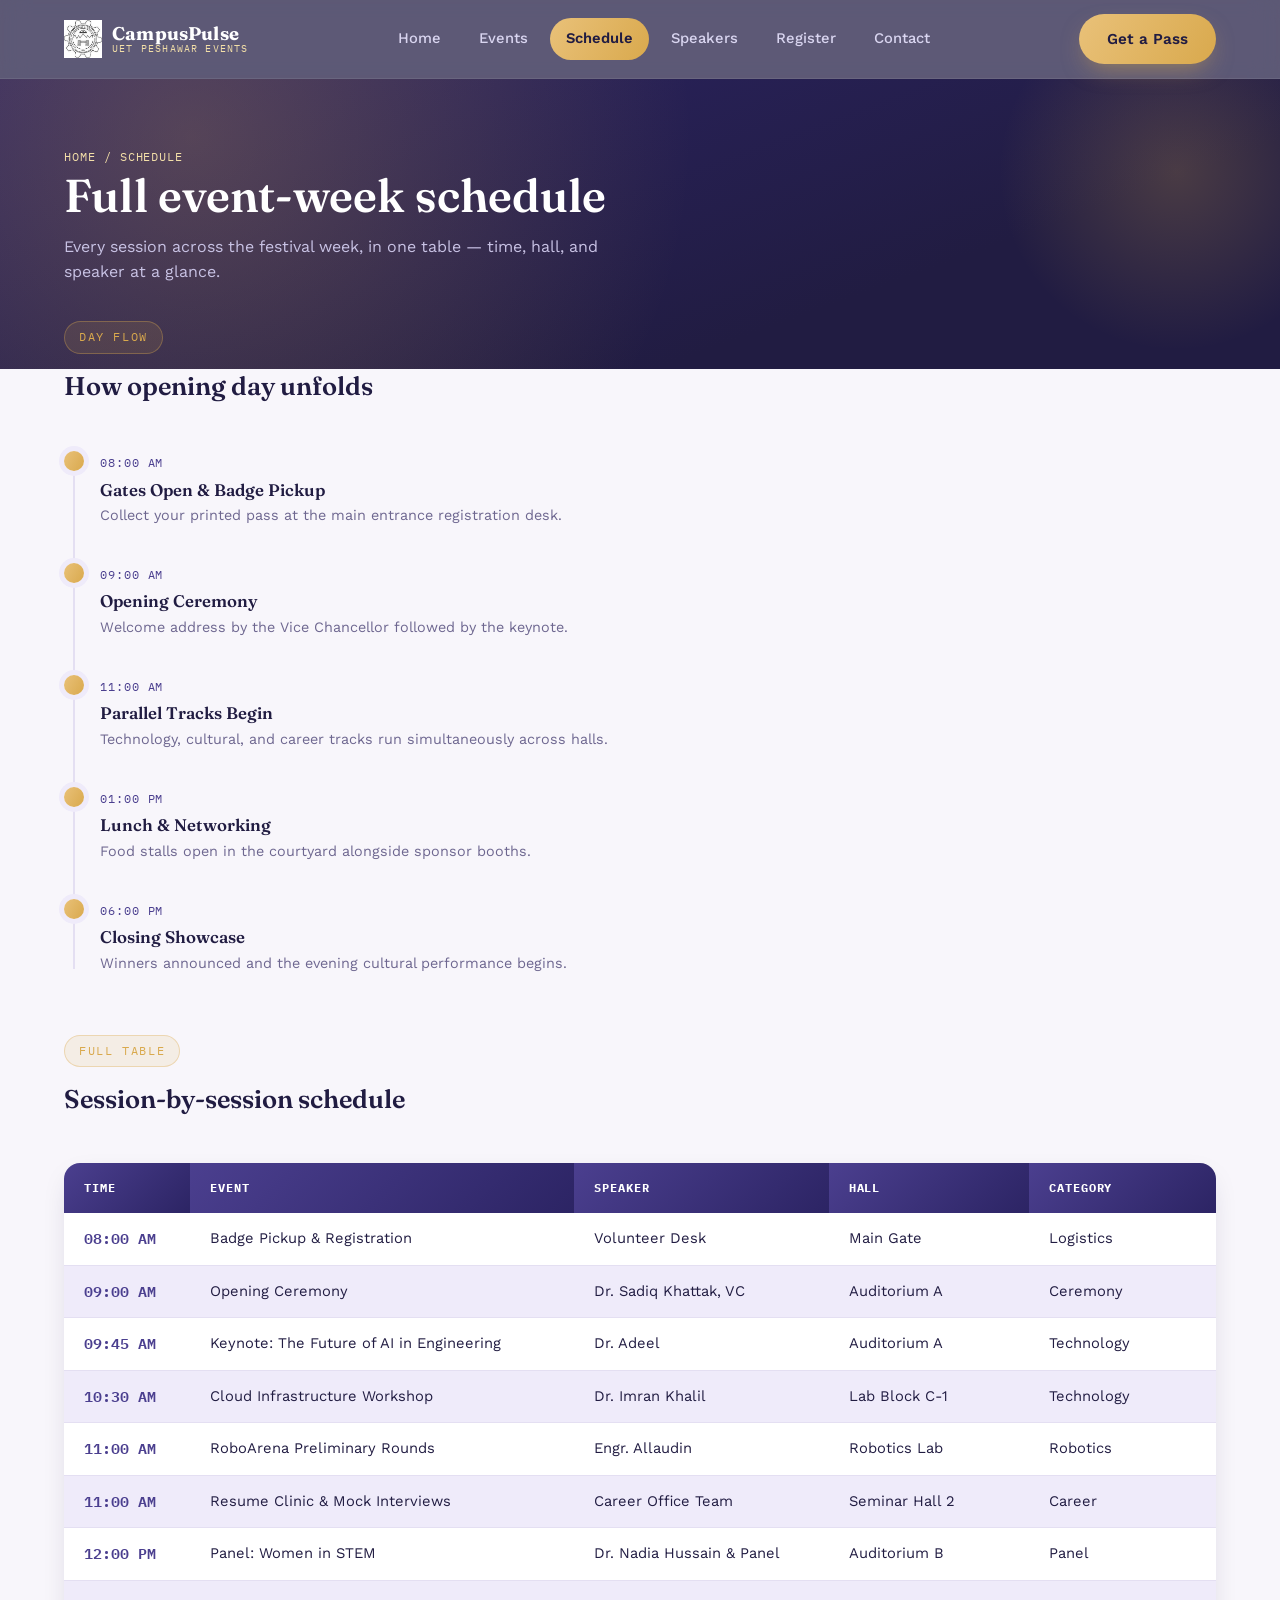
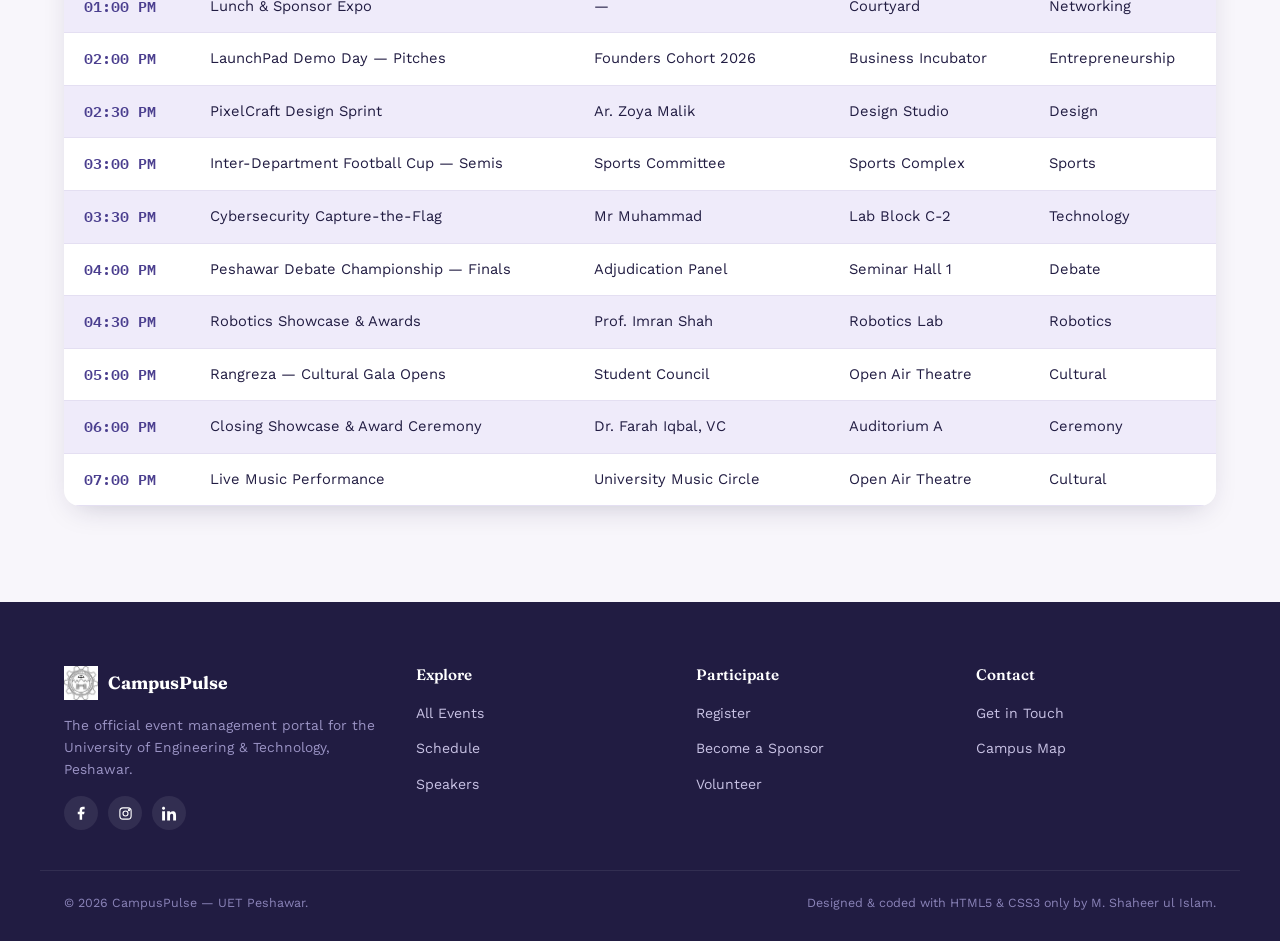
<file: schedule.html>
<!DOCTYPE html>
<html lang="en">
<head>
<meta charset="UTF-8">
<meta name="viewport" content="width=device-width, initial-scale=1.0">
<title>Schedule — CampusPulse</title>
<link rel="stylesheet" href="css/style.css">
</head>
<body>

<header class="navbar">
  <div class="container">
    <a href="index.html" class="brand">
      <img src="assets/logo.jpeg" alt="CampusPulse logo" class="brand__mark">
      <span class="brand__text"><strong>CampusPulse</strong><span>UET Peshawar Events</span></span>
    </a>
    <nav class="nav-links">
      <a href="index.html">Home</a>
      <a href="events.html">Events</a>
      <a href="schedule.html" class="is-active">Schedule</a>
      <a href="speakers.html">Speakers</a>
      <a href="register.html">Register</a>
      <a href="contact.html">Contact</a>
    </nav>
    <a href="register.html" class="btn btn-primary nav-cta">Get a Pass</a>
  </div>
</header>

<section class="page-header">
  <div class="container">
    <span class="breadcrumb">Home / Schedule</span>
    <h1>Full event-week schedule</h1>
    <p>Every session across the festival week, in one table — time, hall, and speaker at a glance.</p>
  </div>
</section>

<section class="section page-body" style="padding-top:0;">
  <div class="container">

    <div class="section-head">
      <span class="eyebrow">Day Flow</span>
      <h2 style="font-size:1.6rem;">How opening day unfolds</h2>
    </div>
    <div class="timeline" style="margin-bottom:60px;">
      <div class="timeline-item"><time>08:00 AM</time><h4>Gates Open &amp; Badge Pickup</h4><p>Collect your printed pass at the main entrance registration desk.</p></div>
      <div class="timeline-item"><time>09:00 AM</time><h4>Opening Ceremony</h4><p>Welcome address by the Vice Chancellor followed by the keynote.</p></div>
      <div class="timeline-item"><time>11:00 AM</time><h4>Parallel Tracks Begin</h4><p>Technology, cultural, and career tracks run simultaneously across halls.</p></div>
      <div class="timeline-item"><time>01:00 PM</time><h4>Lunch &amp; Networking</h4><p>Food stalls open in the courtyard alongside sponsor booths.</p></div>
      <div class="timeline-item"><time>06:00 PM</time><h4>Closing Showcase</h4><p>Winners announced and the evening cultural performance begins.</p></div>
    </div>

    <div class="section-head">
      <span class="eyebrow">Full Table</span>
      <h2 style="font-size:1.6rem;">Session-by-session schedule</h2>
    </div>

    <div class="table-wrap">
      <table class="schedule">
        <thead>
          <tr><th>Time</th><th>Event</th><th>Speaker</th><th>Hall</th><th>Category</th></tr>
        </thead>
        <tbody>
          <tr><td class="time">08:00 AM</td><td>Badge Pickup &amp; Registration</td><td>Volunteer Desk</td><td>Main Gate</td><td>Logistics</td></tr>
          <tr><td class="time">09:00 AM</td><td>Opening Ceremony</td><td>Dr. Sadiq Khattak, VC</td><td>Auditorium A</td><td>Ceremony</td></tr>
          <tr><td class="time">09:45 AM</td><td>Keynote: The Future of AI in Engineering</td><td>Dr. Adeel</td><td>Auditorium A</td><td>Technology</td></tr>
          <tr><td class="time">10:30 AM</td><td>Cloud Infrastructure Workshop</td><td>Dr. Imran Khalil</td><td>Lab Block C-1</td><td>Technology</td></tr>
          <tr><td class="time">11:00 AM</td><td>RoboArena Preliminary Rounds</td><td>Engr. Allaudin</td><td>Robotics Lab</td><td>Robotics</td></tr>
          <tr><td class="time">11:00 AM</td><td>Resume Clinic &amp; Mock Interviews</td><td>Career Office Team</td><td>Seminar Hall 2</td><td>Career</td></tr>
          <tr><td class="time">12:00 PM</td><td>Panel: Women in STEM</td><td>Dr. Nadia Hussain &amp; Panel</td><td>Auditorium B</td><td>Panel</td></tr>
          <tr><td class="time">01:00 PM</td><td>Lunch &amp; Sponsor Expo</td><td>—</td><td>Courtyard</td><td>Networking</td></tr>
          <tr><td class="time">02:00 PM</td><td>LaunchPad Demo Day — Pitches</td><td>Founders Cohort 2026</td><td>Business Incubator</td><td>Entrepreneurship</td></tr>
          <tr><td class="time">02:30 PM</td><td>PixelCraft Design Sprint</td><td>Ar. Zoya Malik</td><td>Design Studio</td><td>Design</td></tr>
          <tr><td class="time">03:00 PM</td><td>Inter-Department Football Cup — Semis</td><td>Sports Committee</td><td>Sports Complex</td><td>Sports</td></tr>
          <tr><td class="time">03:30 PM</td><td>Cybersecurity Capture-the-Flag</td><td>Mr Muhammad</td><td>Lab Block C-2</td><td>Technology</td></tr>
          <tr><td class="time">04:00 PM</td><td>Peshawar Debate Championship — Finals</td><td>Adjudication Panel</td><td>Seminar Hall 1</td><td>Debate</td></tr>
          <tr><td class="time">04:30 PM</td><td>Robotics Showcase &amp; Awards</td><td>Prof. Imran Shah</td><td>Robotics Lab</td><td>Robotics</td></tr>
          <tr><td class="time">05:00 PM</td><td>Rangreza — Cultural Gala Opens</td><td>Student Council</td><td>Open Air Theatre</td><td>Cultural</td></tr>
          <tr><td class="time">06:00 PM</td><td>Closing Showcase &amp; Award Ceremony</td><td>Dr. Farah Iqbal, VC</td><td>Auditorium A</td><td>Ceremony</td></tr>
          <tr><td class="time">07:00 PM</td><td>Live Music Performance</td><td>University Music Circle</td><td>Open Air Theatre</td><td>Cultural</td></tr>
        </tbody>
      </table>
    </div>

  </div>
</section>

<footer class="footer">
  <div class="container">
    <div>
      <div class="footer-brand"><img src="assets/logo.jpeg" alt="CampusPulse logo" width="34" height="34"><strong>CampusPulse</strong></div>
      <p>The official event management portal for the University of Engineering &amp; Technology, Peshawar.</p>
      <div class="footer-social">
        <a href="#" aria-label="Facebook"><svg viewBox="0 0 24 24" fill="currentColor"><path d="M13 22v-9h3l1-4h-4V7c0-1 .3-2 2-2h2V1.2C16.6 1 15.3 1 14 1c-3 0-5 1.8-5 5v3H6v4h3v9h4z"/></svg></a>
        <a href="#" aria-label="Instagram"><svg viewBox="0 0 24 24" fill="none" stroke="currentColor" stroke-width="1.8"><rect x="3" y="3" width="18" height="18" rx="5"/><circle cx="12" cy="12" r="4"/><circle cx="17.5" cy="6.5" r="1"/></svg></a>
        <a href="#" aria-label="LinkedIn"><svg viewBox="0 0 24 24" fill="currentColor"><path d="M4.98 3.5C4.98 4.9 3.9 6 2.5 6S0 4.9 0 3.5 1.1 1 2.5 1s2.48 1.1 2.48 2.5zM.2 8.5h4.6V23H.2zM8.3 8.5h4.4v2h.06c.6-1.1 2.1-2.3 4.3-2.3 4.6 0 5.4 3 5.4 6.9V23h-4.6v-6.9c0-1.6 0-3.8-2.3-3.8s-2.7 1.8-2.7 3.7V23H8.3z"/></svg></a>
      </div>
    </div>
    <div><h4>Explore</h4><ul><li><a href="events.html">All Events</a></li><li><a href="schedule.html">Schedule</a></li><li><a href="speakers.html">Speakers</a></li></ul></div>
    <div><h4>Participate</h4><ul><li><a href="register.html">Register</a></li><li><a href="contact.html">Become a Sponsor</a></li><li><a href="contact.html">Volunteer</a></li></ul></div>
    <div><h4>Contact</h4><ul><li><a href="contact.html">Get in Touch</a></li><li><a href="contact.html">Campus Map</a></li></ul></div>
  </div>
  <div class="footer-bottom">
    <span>© 2026 CampusPulse — UET Peshawar.</span>
    <span>Designed &amp; coded with HTML5 &amp; CSS3 only by M. Shaheer ul Islam.</span>
  </div>
</footer>

</body>
</html>
</file>
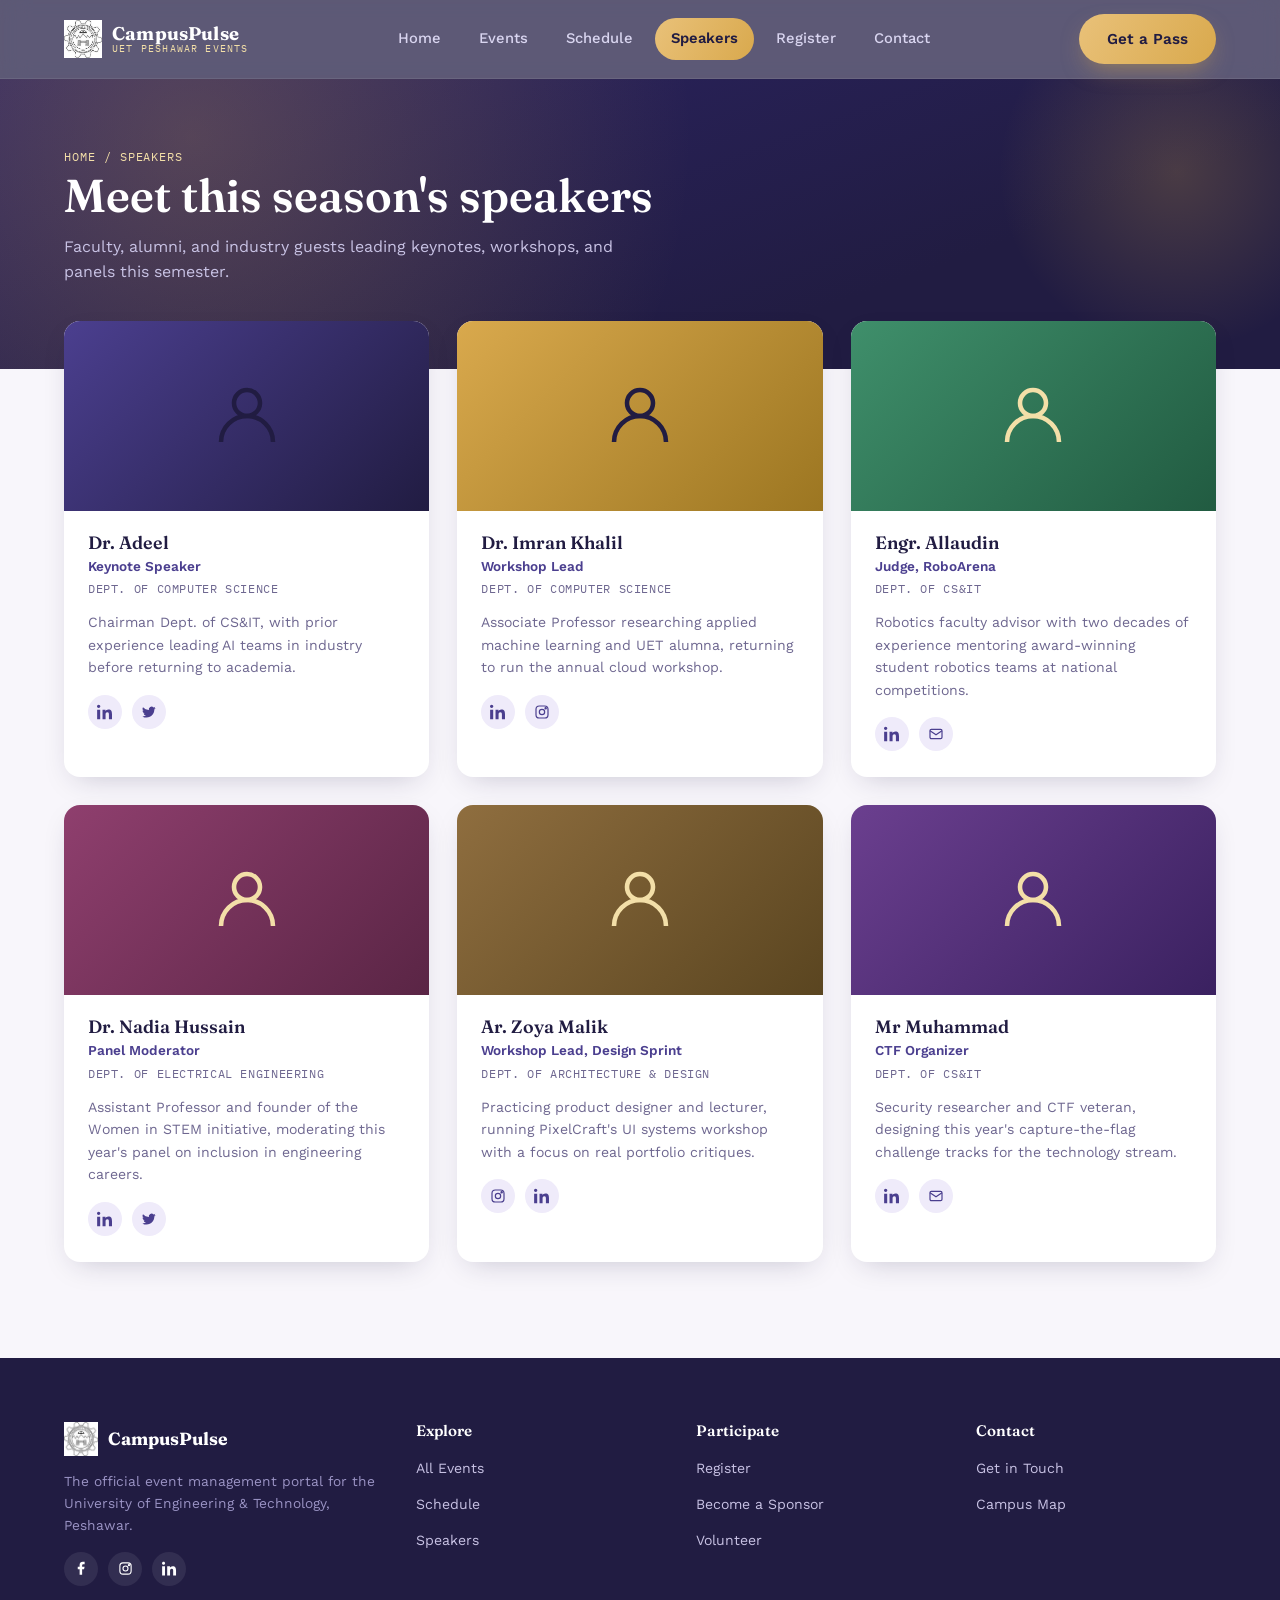
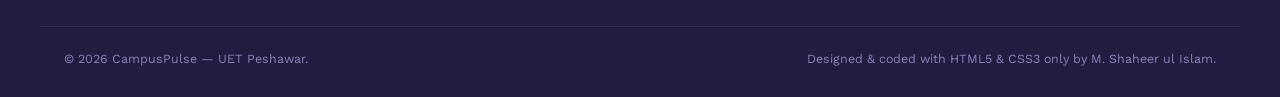
<file: speakers.html>
<!DOCTYPE html>
<html lang="en">
<head>
<meta charset="UTF-8">
<meta name="viewport" content="width=device-width, initial-scale=1.0">
<title>Speakers — CampusPulse</title>
<link rel="stylesheet" href="css/style.css">
</head>
<body>

<header class="navbar">
  <div class="container">
    <a href="index.html" class="brand">
      <img src="assets/logo.jpeg" alt="CampusPulse logo" class="brand__mark">
      <span class="brand__text"><strong>CampusPulse</strong><span>UET Peshawar Events</span></span>
    </a>
    <nav class="nav-links">
      <a href="index.html">Home</a>
      <a href="events.html">Events</a>
      <a href="schedule.html">Schedule</a>
      <a href="speakers.html" class="is-active">Speakers</a>
      <a href="register.html">Register</a>
      <a href="contact.html">Contact</a>
    </nav>
    <a href="register.html" class="btn btn-primary nav-cta">Get a Pass</a>
  </div>
</header>

<section class="page-header">
  <div class="container">
    <span class="breadcrumb">Home / Speakers</span>
    <h1>Meet this season's speakers</h1>
    <p>Faculty, alumni, and industry guests leading keynotes, workshops, and panels this semester.</p>
  </div>
</section>

<section class="section page-body" style="padding-top:0;">
  <div class="container">
    <div class="grid-cards grid-cards--speakers">

      <article class="speaker-card">
        <div class="speaker-card__avatar media-1">
           <svg viewBox="0 0 24 24" fill="none" stroke="#211C42" stroke-width="1.4"><circle cx="12" cy="8" r="4"/><path d="M4 20c0-4.4 3.6-8 8-8s8 3.6 8 8"/></svg>
        </div>
        <div class="speaker-card__body">
          <h3>Dr. Adeel</h3>
          <div class="speaker-card__role">Keynote Speaker</div>
          <div class="speaker-card__dept">Dept. of Computer Science</div>
          <p class="speaker-card__bio">Chairman Dept. of CS&IT, with prior experience leading AI teams in industry before returning to academia.</p>
          <div class="social-row">
            <a href="#" aria-label="LinkedIn"><svg viewBox="0 0 24 24" fill="currentColor"><path d="M4.98 3.5C4.98 4.9 3.9 6 2.5 6S0 4.9 0 3.5 1.1 1 2.5 1s2.48 1.1 2.48 2.5zM.2 8.5h4.6V23H.2zM8.3 8.5h4.4v2h.06c.6-1.1 2.1-2.3 4.3-2.3 4.6 0 5.4 3 5.4 6.9V23h-4.6v-6.9c0-1.6 0-3.8-2.3-3.8s-2.7 1.8-2.7 3.7V23H8.3z"/></svg></a>
            <a href="#" aria-label="Twitter"><svg viewBox="0 0 24 24" fill="currentColor"><path d="M22 5.9c-.7.3-1.5.5-2.3.6.8-.5 1.4-1.3 1.7-2.3-.8.5-1.7.8-2.6 1a4.1 4.1 0 00-7 3.7A11.6 11.6 0 013 4.9a4.1 4.1 0 001.3 5.5c-.7 0-1.3-.2-1.9-.5v.1c0 2 1.4 3.6 3.3 4a4.2 4.2 0 01-1.9.1 4.1 4.1 0 003.8 2.9A8.2 8.2 0 012 18.6a11.6 11.6 0 006.3 1.8c7.5 0 11.7-6.3 11.7-11.7v-.5c.8-.6 1.5-1.3 2-2.3z"/></svg></a>
          </div>
        </div>
      </article>

      <article class="speaker-card">
        <div class="speaker-card__avatar media-2">
          <svg viewBox="0 0 24 24" fill="none" stroke="#211C42" stroke-width="1.4"><circle cx="12" cy="8" r="4"/><path d="M4 20c0-4.4 3.6-8 8-8s8 3.6 8 8"/></svg>
        </div>
        <div class="speaker-card__body">
          <h3>Dr. Imran Khalil</h3>
          <div class="speaker-card__role">Workshop Lead</div>
          <div class="speaker-card__dept">Dept. of Computer Science</div>
          <p class="speaker-card__bio">Associate Professor researching applied machine learning and UET alumna, returning to run the annual cloud workshop.</p>
          <div class="social-row">
            <a href="#" aria-label="LinkedIn"><svg viewBox="0 0 24 24" fill="currentColor"><path d="M4.98 3.5C4.98 4.9 3.9 6 2.5 6S0 4.9 0 3.5 1.1 1 2.5 1s2.48 1.1 2.48 2.5zM.2 8.5h4.6V23H.2zM8.3 8.5h4.4v2h.06c.6-1.1 2.1-2.3 4.3-2.3 4.6 0 5.4 3 5.4 6.9V23h-4.6v-6.9c0-1.6 0-3.8-2.3-3.8s-2.7 1.8-2.7 3.7V23H8.3z"/></svg></a>
            <a href="#" aria-label="Instagram"><svg viewBox="0 0 24 24" fill="none" stroke="currentColor" stroke-width="1.8"><rect x="3" y="3" width="18" height="18" rx="5"/><circle cx="12" cy="12" r="4"/><circle cx="17.5" cy="6.5" r="1"/></svg></a>
          </div>
        </div>
      </article>

      <article class="speaker-card">
        <div class="speaker-card__avatar media-3">
          <svg viewBox="0 0 24 24" fill="none" stroke="#F3DFA8" stroke-width="1.4"><circle cx="12" cy="8" r="4"/><path d="M4 20c0-4.4 3.6-8 8-8s8 3.6 8 8"/></svg>
        </div>
        <div class="speaker-card__body">
          <h3>Engr. Allaudin</h3>
          <div class="speaker-card__role">Judge, RoboArena</div>
          <div class="speaker-card__dept">Dept. of CS&IT</div>
          <p class="speaker-card__bio">Robotics faculty advisor with two decades of experience mentoring award-winning student robotics teams at national competitions.</p>
          <div class="social-row">
            <a href="#" aria-label="LinkedIn"><svg viewBox="0 0 24 24" fill="currentColor"><path d="M4.98 3.5C4.98 4.9 3.9 6 2.5 6S0 4.9 0 3.5 1.1 1 2.5 1s2.48 1.1 2.48 2.5zM.2 8.5h4.6V23H.2zM8.3 8.5h4.4v2h.06c.6-1.1 2.1-2.3 4.3-2.3 4.6 0 5.4 3 5.4 6.9V23h-4.6v-6.9c0-1.6 0-3.8-2.3-3.8s-2.7 1.8-2.7 3.7V23H8.3z"/></svg></a>
            <a href="#" aria-label="Email"><svg viewBox="0 0 24 24" fill="none" stroke="currentColor" stroke-width="1.8"><rect x="3" y="5" width="18" height="14" rx="2"/><path d="M3 7l9 6 9-6"/></svg></a>
          </div>
        </div>
      </article>

      <article class="speaker-card">
        <div class="speaker-card__avatar media-4">
          <svg viewBox="0 0 24 24" fill="none" stroke="#F3DFA8" stroke-width="1.4"><circle cx="12" cy="8" r="4"/><path d="M4 20c0-4.4 3.6-8 8-8s8 3.6 8 8"/></svg>
        </div>
        <div class="speaker-card__body">
          <h3>Dr. Nadia Hussain</h3>
          <div class="speaker-card__role">Panel Moderator</div>
          <div class="speaker-card__dept">Dept. of Electrical Engineering</div>
          <p class="speaker-card__bio">Assistant Professor and founder of the Women in STEM initiative, moderating this year's panel on inclusion in engineering careers.</p>
          <div class="social-row">
            <a href="#" aria-label="LinkedIn"><svg viewBox="0 0 24 24" fill="currentColor"><path d="M4.98 3.5C4.98 4.9 3.9 6 2.5 6S0 4.9 0 3.5 1.1 1 2.5 1s2.48 1.1 2.48 2.5zM.2 8.5h4.6V23H.2zM8.3 8.5h4.4v2h.06c.6-1.1 2.1-2.3 4.3-2.3 4.6 0 5.4 3 5.4 6.9V23h-4.6v-6.9c0-1.6 0-3.8-2.3-3.8s-2.7 1.8-2.7 3.7V23H8.3z"/></svg></a>
            <a href="#" aria-label="Twitter"><svg viewBox="0 0 24 24" fill="currentColor"><path d="M22 5.9c-.7.3-1.5.5-2.3.6.8-.5 1.4-1.3 1.7-2.3-.8.5-1.7.8-2.6 1a4.1 4.1 0 00-7 3.7A11.6 11.6 0 013 4.9a4.1 4.1 0 001.3 5.5c-.7 0-1.3-.2-1.9-.5v.1c0 2 1.4 3.6 3.3 4a4.2 4.2 0 01-1.9.1 4.1 4.1 0 003.8 2.9A8.2 8.2 0 012 18.6a11.6 11.6 0 006.3 1.8c7.5 0 11.7-6.3 11.7-11.7v-.5c.8-.6 1.5-1.3 2-2.3z"/></svg></a>
          </div>
        </div>
      </article>

      <article class="speaker-card">
        <div class="speaker-card__avatar media-6">
          <svg viewBox="0 0 24 24" fill="none" stroke="#F3DFA8" stroke-width="1.4"><circle cx="12" cy="8" r="4"/><path d="M4 20c0-4.4 3.6-8 8-8s8 3.6 8 8"/></svg>
        </div>
        <div class="speaker-card__body">
          <h3>Ar. Zoya Malik</h3>
          <div class="speaker-card__role">Workshop Lead, Design Sprint</div>
          <div class="speaker-card__dept">Dept. of Architecture &amp; Design</div>
          <p class="speaker-card__bio">Practicing product designer and lecturer, running PixelCraft's UI systems workshop with a focus on real portfolio critiques.</p>
          <div class="social-row">
            <a href="#" aria-label="Instagram"><svg viewBox="0 0 24 24" fill="none" stroke="currentColor" stroke-width="1.8"><rect x="3" y="3" width="18" height="18" rx="5"/><circle cx="12" cy="12" r="4"/><circle cx="17.5" cy="6.5" r="1"/></svg></a>
            <a href="#" aria-label="LinkedIn"><svg viewBox="0 0 24 24" fill="currentColor"><path d="M4.98 3.5C4.98 4.9 3.9 6 2.5 6S0 4.9 0 3.5 1.1 1 2.5 1s2.48 1.1 2.48 2.5zM.2 8.5h4.6V23H.2zM8.3 8.5h4.4v2h.06c.6-1.1 2.1-2.3 4.3-2.3 4.6 0 5.4 3 5.4 6.9V23h-4.6v-6.9c0-1.6 0-3.8-2.3-3.8s-2.7 1.8-2.7 3.7V23H8.3z"/></svg></a>
          </div>
        </div>
      </article>

      <article class="speaker-card">
        <div class="speaker-card__avatar media-7">
          <svg viewBox="0 0 24 24" fill="none" stroke="#F3DFA8" stroke-width="1.4"><circle cx="12" cy="8" r="4"/><path d="M4 20c0-4.4 3.6-8 8-8s8 3.6 8 8"/></svg>
        </div>
        <div class="speaker-card__body">
          <h3>Mr Muhammad</h3>
          <div class="speaker-card__role">CTF Organizer</div>
          <div class="speaker-card__dept">Dept. of CS&IT</div>
          <p class="speaker-card__bio">Security researcher and CTF veteran, designing this year's capture-the-flag challenge tracks for the technology stream.</p>
          <div class="social-row">
            <a href="#" aria-label="LinkedIn"><svg viewBox="0 0 24 24" fill="currentColor"><path d="M4.98 3.5C4.98 4.9 3.9 6 2.5 6S0 4.9 0 3.5 1.1 1 2.5 1s2.48 1.1 2.48 2.5zM.2 8.5h4.6V23H.2zM8.3 8.5h4.4v2h.06c.6-1.1 2.1-2.3 4.3-2.3 4.6 0 5.4 3 5.4 6.9V23h-4.6v-6.9c0-1.6 0-3.8-2.3-3.8s-2.7 1.8-2.7 3.7V23H8.3z"/></svg></a>
            <a href="#" aria-label="Email"><svg viewBox="0 0 24 24" fill="none" stroke="currentColor" stroke-width="1.8"><rect x="3" y="5" width="18" height="14" rx="2"/><path d="M3 7l9 6 9-6"/></svg></a>
          </div>
        </div>
      </article>

    </div>
  </div>
</section>

<footer class="footer">
  <div class="container">
    <div>
      <div class="footer-brand"><img src="assets/logo.jpeg" alt="CampusPulse logo" width="34" height="34"><strong>CampusPulse</strong></div>
      <p>The official event management portal for the University of Engineering &amp; Technology, Peshawar.</p>
      <div class="footer-social">
        <a href="#" aria-label="Facebook"><svg viewBox="0 0 24 24" fill="currentColor"><path d="M13 22v-9h3l1-4h-4V7c0-1 .3-2 2-2h2V1.2C16.6 1 15.3 1 14 1c-3 0-5 1.8-5 5v3H6v4h3v9h4z"/></svg></a>
        <a href="#" aria-label="Instagram"><svg viewBox="0 0 24 24" fill="none" stroke="currentColor" stroke-width="1.8"><rect x="3" y="3" width="18" height="18" rx="5"/><circle cx="12" cy="12" r="4"/><circle cx="17.5" cy="6.5" r="1"/></svg></a>
        <a href="#" aria-label="LinkedIn"><svg viewBox="0 0 24 24" fill="currentColor"><path d="M4.98 3.5C4.98 4.9 3.9 6 2.5 6S0 4.9 0 3.5 1.1 1 2.5 1s2.48 1.1 2.48 2.5zM.2 8.5h4.6V23H.2zM8.3 8.5h4.4v2h.06c.6-1.1 2.1-2.3 4.3-2.3 4.6 0 5.4 3 5.4 6.9V23h-4.6v-6.9c0-1.6 0-3.8-2.3-3.8s-2.7 1.8-2.7 3.7V23H8.3z"/></svg></a>
      </div>
    </div>
    <div><h4>Explore</h4><ul><li><a href="events.html">All Events</a></li><li><a href="schedule.html">Schedule</a></li><li><a href="speakers.html">Speakers</a></li></ul></div>
    <div><h4>Participate</h4><ul><li><a href="register.html">Register</a></li><li><a href="contact.html">Become a Sponsor</a></li><li><a href="contact.html">Volunteer</a></li></ul></div>
    <div><h4>Contact</h4><ul><li><a href="contact.html">Get in Touch</a></li><li><a href="contact.html">Campus Map</a></li></ul></div>
  </div>
  <div class="footer-bottom">
    <span>© 2026 CampusPulse — UET Peshawar.</span>
    <span>Designed &amp; coded with HTML5 &amp; CSS3 only by M. Shaheer ul Islam.</span>
  </div>
</footer>

</body>
</html>
</file>
<file: css/style.css>
/* ==========================================================================
   CampusPulse — University Event Management Website
   Single stylesheet for all pages (style.css)
   ========================================================================== */

@import url('https://fonts.googleapis.com/css2?family=Fraunces:ital,opsz,wght@0,9..144,400;0,9..144,600;0,9..144,700;1,9..144,500&family=Work+Sans:wght@400;500;600;700&family=IBM+Plex+Mono:wght@400;500;600&display=swap');

/* ---------- 1. CSS VARIABLES (Design Tokens) ---------- */
:root{
  --ink:        #211C42;
  --violet:     #4B3F8F;
  --violet-deep:#2C2464;
  --violet-soft:#EFEBFA;
  --gold:       #D9A94D;
  --gold-light: #F3DFA8;
  --cream:      #F8F6FB;
  --surface:    #FFFFFF;
  --muted:      #6E6790;
  --line:       #E4DFF2;
  --success:    #3F8F6B;

  --font-display: 'Fraunces', serif;
  --font-body:    'Work Sans', sans-serif;
  --font-mono:    'IBM Plex Mono', monospace;

  --radius-sm: 8px;
  --radius-md: 16px;
  --radius-lg: 28px;

  --shadow-card: 0 10px 30px -12px rgba(33, 28, 66, 0.25);
  --shadow-card-hover: 0 22px 45px -14px rgba(33, 28, 66, 0.35);

  --grad-primary: linear-gradient(135deg, var(--violet) 0%, var(--violet-deep) 100%);
  --grad-gold: linear-gradient(120deg, #E9C179 0%, var(--gold) 100%);
  --grad-hero: radial-gradient(circle at 15% 20%, rgba(217,169,77,0.25), transparent 45%),
               linear-gradient(160deg, var(--violet-deep) 0%, var(--ink) 70%);

  --max-width: 1200px;
}

/* ---------- 2. RESET ---------- */
*, *::before, *::after{ box-sizing: border-box; margin: 0; padding: 0; }
html{ scroll-behavior: smooth; }
body{
  font-family: var(--font-body);
  color: var(--ink);
  background: var(--cream);
  line-height: 1.6;
  -webkit-font-smoothing: antialiased;
  overflow-x: hidden;
}
img, svg{ display:block; max-width: 100%; }
a{ text-decoration:none; color: inherit; }
ul{ list-style:none; }
button{ font-family: inherit; cursor:pointer; border:none; }
h1,h2,h3,h4{ font-family: var(--font-display); font-weight:600; line-height:1.15; color: var(--ink); }
:focus-visible{ outline: 3px solid var(--gold); outline-offset: 3px; }

.container{
  width: 100%;
  max-width: var(--max-width);
  margin: 0 auto;
  padding: 0 24px;
}

.section{ padding: 96px 0; }
.section--tight{ padding: 64px 0; }
.section--dark{ background: var(--ink); color: #EDE9F8; }
.section--dark h2, .section--dark h3{ color: #fff; }
.section--soft{ background: var(--violet-soft); }

.eyebrow{
  display:inline-flex; align-items:center; gap:8px;
  font-family: var(--font-mono);
  font-size: 0.72rem;
  letter-spacing: 0.14em;
  text-transform: uppercase;
  color: var(--gold);
  background: rgba(217,169,77,0.12);
  border: 1px solid rgba(217,169,77,0.35);
  padding: 6px 14px;
  border-radius: 999px;
  margin-bottom: 18px;
}
.section--dark .eyebrow, .hero .eyebrow{ color: var(--gold-light); }

.section-head{ max-width: 640px; margin-bottom: 48px; }
.section-head h2{ font-size: clamp(1.8rem, 3vw, 2.6rem); margin-bottom: 12px; }
.section-head p{ color: var(--muted); font-size: 1.05rem; }
.section--dark .section-head p{ color: #C8C2E4; }
.section-head.center{ margin-left:auto; margin-right:auto; text-align:center; }

/* ---------- 3. NAVBAR (Sticky + Glassmorphism) ---------- */
.navbar{
  position: sticky; top: 0; z-index: 100;
  background: rgba(33, 28, 66, 0.72);
  backdrop-filter: blur(14px) saturate(160%);
  -webkit-backdrop-filter: blur(14px) saturate(160%);
  border-bottom: 1px solid rgba(255,255,255,0.08);
}
.navbar .container{
  display:flex; align-items:center; justify-content:space-between;
  padding-top: 14px; padding-bottom: 14px;
}
.brand{ display:flex; align-items:center; gap:10px; }
.brand__mark{ width:38px; height:38px; }
.brand__text{ display:flex; flex-direction:column; line-height:1.1; }
.brand__text strong{ font-family: var(--font-display); color:#fff; font-size:1.15rem; letter-spacing:0.01em; }
.brand__text span{ font-family: var(--font-mono); font-size:0.62rem; letter-spacing:0.12em; text-transform:uppercase; color: var(--gold-light); }

.nav-links{ display:flex; align-items:center; gap:6px; }
.nav-links a{
  color:#D9D5F0; font-size:0.92rem; font-weight:500;
  padding:9px 16px; border-radius:999px;
  transition: background .25s ease, color .25s ease;
}
.nav-links a:hover, .nav-links a.is-active{ background: rgba(255,255,255,0.12); color:#fff; }
.nav-links a.is-active{ background: var(--grad-gold); color: var(--ink); font-weight:600; }

.nav-cta{ display:none; }
@media(min-width: 640px){ .nav-cta{ display:inline-flex; } }

/* Mobile nav: simple wrap-based responsive fallback (no JS available) */
@media (max-width: 780px){
  .navbar .container{ flex-wrap:wrap; row-gap:10px; }
  .nav-links{ width:100%; justify-content:center; flex-wrap:wrap; }
}

/* ---------- 4. BUTTONS (Gradient + Animated) ---------- */
.btn{
  display:inline-flex; align-items:center; justify-content:center; gap:8px;
  padding: 13px 28px;
  border-radius: 999px;
  font-weight:600; font-size:0.95rem;
  transition: transform .25s ease, box-shadow .25s ease, filter .25s ease;
  position:relative;
}
.btn-primary{
  background: var(--grad-gold);
  color: var(--ink);
  box-shadow: 0 10px 24px -8px rgba(217,169,77,0.55);
}
.btn-primary:hover{ transform: translateY(-3px); box-shadow: 0 16px 30px -8px rgba(217,169,77,0.65); filter:brightness(1.03); }
.btn-outline{
  background: transparent;
  color:#fff;
  border: 1.5px solid rgba(255,255,255,0.5);
}
.btn-outline:hover{ background: rgba(255,255,255,0.12); transform: translateY(-3px); }
.btn-dark{
  background: var(--grad-primary);
  color:#fff;
  box-shadow: 0 10px 24px -10px rgba(75,63,143,0.6);
}
.btn-dark:hover{ transform: translateY(-3px); box-shadow: 0 16px 30px -10px rgba(75,63,143,0.7); }
.btn-block{ width:100%; }
.btn:active{ transform: translateY(0); }

/* ---------- 5. HERO ---------- */
.hero{
  background: var(--grad-hero);
  color:#fff;
  padding: 88px 0 110px;
  position:relative;
  overflow:hidden;
}
.hero::after{
  content:"";
  position:absolute; inset:auto -10% -30% auto;
  width:520px; height:520px;
  background: radial-gradient(circle, rgba(217,169,77,0.22), transparent 70%);
  border-radius:50%;
}
.hero .container{
  display:grid; grid-template-columns: 1.1fr 0.9fr; gap:56px; align-items:center;
  position:relative; z-index:1;
}
.hero h1{
  font-size: clamp(2.3rem, 4.4vw, 3.6rem);
  color:#fff;
  margin-bottom:20px;
}
.hero h1 em{ font-style:italic; color: var(--gold-light); }
.hero p.lead{ color:#C8C2E4; font-size:1.08rem; max-width:520px; margin-bottom:34px; }
.hero-actions{ display:flex; gap:16px; flex-wrap:wrap; }

.hero-pass{
  background: rgba(255,255,255,0.06);
  border: 1px dashed rgba(217,169,77,0.55);
  border-radius: var(--radius-lg);
  padding: 30px;
  backdrop-filter: blur(6px);
  position:relative;
  animation: floaty 6s ease-in-out infinite;
}
.hero-pass::before, .hero-pass::after{
  content:"";
  position:absolute; width:26px; height:26px; background: var(--cream);
  border-radius:50%; left:-13px;
}
.hero-pass::before{ top:38%; }
.hero-pass::after{ top:62%; }
.hero-pass__row{ display:flex; justify-content:space-between; font-family: var(--font-mono); font-size:0.72rem; letter-spacing:0.08em; text-transform:uppercase; color: var(--gold-light); margin-bottom:14px; }
.hero-pass h3{ color:#fff; font-size:1.5rem; margin-bottom:6px; }
.hero-pass p{ color:#C8C2E4; font-size:0.92rem; margin-bottom:22px; }
.hero-pass__meta{ display:grid; grid-template-columns:1fr 1fr; gap:14px; border-top:1px dashed rgba(255,255,255,0.25); padding-top:18px; }
.hero-pass__meta div span{ display:block; font-family: var(--font-mono); font-size:0.65rem; text-transform:uppercase; letter-spacing:0.1em; color:#9A93C4; margin-bottom:4px; }
.hero-pass__meta div strong{ font-size:0.95rem; color:#fff; }

@keyframes floaty{
  0%, 100%{ transform: translateY(0); }
  50%{ transform: translateY(-10px); }
}

/* ---------- 6. STATS SECTION ---------- */
.stats{
  display:grid; grid-template-columns: repeat(4, 1fr); gap:24px;
  margin-top: -64px; position:relative; z-index:2;
}
.stat-card{
  background: var(--surface);
  border-radius: var(--radius-md);
  padding: 30px 22px;
  box-shadow: var(--shadow-card);
  text-align:center;
  transition: transform .3s ease, box-shadow .3s ease;
}
.stat-card:hover{ transform: translateY(-6px); box-shadow: var(--shadow-card-hover); }
.stat-card strong{ display:block; font-family: var(--font-display); font-size:2.2rem; color: var(--violet); }
.stat-card span{ color: var(--muted); font-size:0.86rem; }

/* ---------- 7. TICKET / PASS CARD component (signature element) ---------- */
.grid-cards{ display:grid; gap:28px; }
.grid-cards--events{ grid-template-columns: repeat(4, 1fr); }
.grid-cards--speakers{ grid-template-columns: repeat(3, 1fr); }
.grid-cards--3{ grid-template-columns: repeat(3, 1fr); }

@media (max-width: 991px){
  .grid-cards--events{ grid-template-columns: repeat(2, 1fr); }
}
@media (max-width: 767px){
  .grid-cards--events{ grid-template-columns: 1fr; }
  .grid-cards--speakers, .grid-cards--3{ grid-template-columns: 1fr; }
  .hero .container{ grid-template-columns: 1fr; }
  .stats{ grid-template-columns: repeat(2, 1fr); }
}

.ticket-card{
  background: var(--surface);
  border-radius: var(--radius-md);
  overflow:hidden;
  box-shadow: var(--shadow-card);
  position:relative;
  transition: transform .35s ease, box-shadow .35s ease;
  display:flex; flex-direction:column;
}
.ticket-card:hover{ transform: translateY(-8px); box-shadow: var(--shadow-card-hover); }

.ticket-card__media{
  position:relative;
  height:170px;
  display:flex; align-items:center; justify-content:center;
  overflow:hidden;
}
.ticket-card__media svg{ width:64px; height:64px; position:relative; z-index:1; transition: transform .4s ease; }
.ticket-card:hover .ticket-card__media svg{ transform: scale(1.12) rotate(-4deg); }

.ticket-card__overlay{
  position:absolute; inset:0;
  background: linear-gradient(0deg, rgba(33,28,66,0.78), rgba(33,28,66,0.05));
  display:flex; align-items:flex-end; justify-content:flex-start;
  padding:14px;
  opacity:0; transition: opacity .3s ease;
  color:#fff; font-family: var(--font-mono); font-size:0.72rem; letter-spacing:0.06em; text-transform:uppercase;
}
.ticket-card:hover .ticket-card__overlay{ opacity:1; }

.ribbon{
  position:absolute; top:14px; right:-34px;
  background: var(--grad-gold);
  color: var(--ink);
  font-family: var(--font-mono); font-size:0.66rem; font-weight:600; letter-spacing:0.06em; text-transform:uppercase;
  padding:5px 40px;
  transform: rotate(35deg);
  box-shadow: 0 4px 10px rgba(0,0,0,0.2);
  z-index:2;
}

.ticket-card__body{ padding: 20px 22px 22px; flex:1; display:flex; flex-direction:column; }
.badge{
  display:inline-flex; align-items:center; gap:6px;
  font-family: var(--font-mono); font-size:0.66rem; text-transform:uppercase; letter-spacing:0.06em;
  padding: 4px 11px; border-radius:999px;
  background: var(--violet-soft); color: var(--violet);
  width:fit-content; margin-bottom:12px;
}
.badge--gold{ background: rgba(217,169,77,0.15); color:#9C7621; }
.ticket-card__body h3{ font-size:1.18rem; margin-bottom:8px; }
.ticket-card__body p{ color: var(--muted); font-size:0.9rem; margin-bottom:16px; }

.ticket-card__meta{
  display:grid; grid-template-columns: 1fr 1fr; gap:10px;
  border-top:1px dashed var(--line); padding-top:14px; margin-top:auto; margin-bottom:16px;
}
.ticket-card__meta div{ display:flex; gap:8px; align-items:flex-start; font-size:0.82rem; }
.ticket-card__meta svg{ width:15px; height:15px; flex-shrink:0; margin-top:2px; color: var(--violet); }
.ticket-card__meta strong{ display:block; font-size:0.8rem; color: var(--ink); }
.ticket-card__meta span{ color: var(--muted); font-size:0.76rem; }

.ticket-card__punch{ position:absolute; width:22px; height:22px; background: var(--cream); border-radius:50%; left:-11px; top:170px; box-shadow: inset 0 0 0 1px var(--line); }
.ticket-card__punch--r{ left:auto; right:-11px; }

/* ---------- 8. GRADIENT MEDIA BACKDROPS (placeholder illustration variants) ---------- */
.media-1{ background: linear-gradient(135deg,#4B3F8F,#211C42); }
.media-2{ background: linear-gradient(135deg,#D9A94D,#9C7621); }
.media-3{ background: linear-gradient(135deg,#3F8F6B,#215B41); }
.media-4{ background: linear-gradient(135deg,#8F3F6E,#5A2545); }
.media-5{ background: linear-gradient(135deg,#3F6E8F,#20344A); }
.media-6{ background: linear-gradient(135deg,#8F6E3F,#5A4520); }
.media-7{ background: linear-gradient(135deg,#6B3F8F,#3A2160); }
.media-8{ background: linear-gradient(135deg,#3F8F8A,#205957); }

/* ---------- 9. TIMELINE ---------- */
.timeline{ position:relative; margin-top:20px; padding-left:36px; }
.timeline::before{ content:""; position:absolute; left:9px; top:6px; bottom:6px; width:2px; background: var(--line); }
.timeline-item{ position:relative; padding-bottom:34px; }
.timeline-item:last-child{ padding-bottom:0; }
.timeline-item::before{
  content:""; position:absolute; left:-36px; top:2px; width:20px; height:20px; border-radius:50%;
  background: var(--grad-gold); box-shadow:0 0 0 5px var(--violet-soft);
}
.timeline-item time{ font-family: var(--font-mono); font-size:0.72rem; color: var(--violet); text-transform:uppercase; letter-spacing:0.08em; }
.timeline-item h4{ margin: 6px 0 4px; font-size:1.05rem; }
.timeline-item p{ color: var(--muted); font-size:0.9rem; }

/* ---------- 10. TESTIMONIALS ---------- */
.testimonials{ display:grid; grid-template-columns:repeat(3,1fr); gap:24px; }
.testimonial-card{
  background:#fff; border-radius: var(--radius-md); padding:28px;
  box-shadow: var(--shadow-card);
  position:relative;
}
.testimonial-card::before{
  content:"“"; font-family: var(--font-display); font-size:3.2rem; color: var(--gold);
  line-height:0.5; display:block; margin-bottom:14px;
}
.testimonial-card p{ color: var(--ink); font-size:0.94rem; margin-bottom:18px; }
.testimonial-person{ display:flex; align-items:center; gap:12px; }
.testimonial-person .avatar{ width:42px; height:42px; border-radius:50%; }
.testimonial-person strong{ display:block; font-size:0.88rem; }
.testimonial-person span{ color: var(--muted); font-size:0.78rem; }

/* ---------- 11. SPONSORS ---------- */
.sponsor-row{ display:flex; flex-wrap:wrap; gap:20px; justify-content:space-between; align-items:center; }
.sponsor-chip{
  flex:1; min-width:180px;
  display:flex; align-items:center; justify-content:center; gap:10px;
  padding:22px; background:#fff; border-radius: var(--radius-sm);
  border:1px solid var(--line);
  font-family: var(--font-mono); font-weight:600; letter-spacing:0.04em; color: var(--muted);
  transition: transform .25s ease, box-shadow .25s ease, color .25s ease;
}
.sponsor-chip:hover{ transform: translateY(-4px); box-shadow: var(--shadow-card); color: var(--violet); }

/* ---------- 12. NEWSLETTER ---------- */
.newsletter{
  background: var(--grad-primary); border-radius: var(--radius-lg);
  padding: 52px; color:#fff;
  display:flex; align-items:center; justify-content:space-between; gap:32px; flex-wrap:wrap;
  position:relative; overflow:hidden;
}
.newsletter::before{ content:""; position:absolute; inset:0; background: radial-gradient(circle at 90% 10%, rgba(217,169,77,0.28), transparent 55%); }
.newsletter > *{ position:relative; z-index:1; }
.newsletter h3{ color:#fff; font-size:1.6rem; margin-bottom:8px; }
.newsletter p{ color:#D9D5F0; max-width:380px; }
.newsletter-form{ display:flex; gap:10px; flex-wrap:wrap; }
.newsletter-form input{
  padding:13px 18px; border-radius:999px; border:none; min-width:240px;
  font-family: var(--font-body);
}

/* ---------- 13. FAQ (native details/summary — no JS) ---------- */
.faq-list{ max-width:780px; margin:0 auto; display:flex; flex-direction:column; gap:14px; }
.faq-item{
  background:#fff; border:1px solid var(--line); border-radius: var(--radius-sm);
  padding: 4px 22px;
}
.faq-item summary{
  cursor:pointer; padding:18px 0; font-weight:600; list-style:none;
  display:flex; justify-content:space-between; align-items:center; gap:16px;
}
.faq-item summary::-webkit-details-marker{ display:none; }
.faq-item summary::after{ content:"+"; font-family: var(--font-mono); font-size:1.3rem; color: var(--violet); transition: transform .25s ease; }
.faq-item[open] summary::after{ transform: rotate(45deg); }
.faq-item p{ color: var(--muted); padding-bottom:18px; font-size:0.92rem; }

/* ---------- 14. GALLERY ---------- */
.gallery{ display:grid; grid-template-columns: repeat(4, 1fr); grid-auto-rows:150px; gap:14px; }
.gallery-item{
  position:relative; border-radius: var(--radius-sm); overflow:hidden;
  display:flex; align-items:center; justify-content:center;
}
.gallery-item:nth-child(1){ grid-column: span 2; grid-row: span 2; }
.gallery-item svg{ width:36px; height:36px; }
.gallery-item .overlay{
  position:absolute; inset:0; background: rgba(33,28,66,0.65);
  display:flex; align-items:center; justify-content:center; color:#fff;
  font-family: var(--font-mono); font-size:0.72rem; text-transform:uppercase; letter-spacing:0.06em;
  opacity:0; transition: opacity .3s ease;
}
.gallery-item:hover .overlay{ opacity:1; }

/* ---------- 15. TEAM / SPEAKER CARD ---------- */
.speaker-card{
  background:#fff; border-radius: var(--radius-md); overflow:hidden;
  box-shadow: var(--shadow-card); transition: transform .3s ease, box-shadow .3s ease;
}
.speaker-card:hover{ transform: translateY(-8px); box-shadow: var(--shadow-card-hover); }
.speaker-card__avatar{
  height:190px; display:flex; align-items:center; justify-content:center; position:relative;
}
.speaker-card__avatar svg{ width:78px; height:78px; }
.speaker-card__body{ padding:22px 24px 26px; }
.speaker-card__body h3{ font-size:1.12rem; margin-bottom:2px; }
.speaker-card__role{ color: var(--violet); font-size:0.85rem; font-weight:600; margin-bottom:2px; }
.speaker-card__dept{ color: var(--muted); font-size:0.78rem; margin-bottom:12px; font-family: var(--font-mono); text-transform:uppercase; letter-spacing:0.05em; }
.speaker-card__bio{ color: var(--muted); font-size:0.88rem; margin-bottom:16px; }
.social-row{ display:flex; gap:10px; }
.social-row a{
  width:34px; height:34px; border-radius:50%; background: var(--violet-soft); color: var(--violet);
  display:flex; align-items:center; justify-content:center; transition: background .25s ease, color .25s ease, transform .25s ease;
}
.social-row a:hover{ background: var(--grad-gold); color: var(--ink); transform: translateY(-3px); }
.social-row svg{ width:16px; height:16px; }

/* ---------- 16. TABLE (Schedule) ---------- */
.table-wrap{ overflow-x:auto; border-radius: var(--radius-md); box-shadow: var(--shadow-card); }
table.schedule{ width:100%; border-collapse:collapse; background:#fff; min-width:720px; }
table.schedule thead th{
  background: var(--grad-primary); color:#fff; text-align:left;
  padding:16px 20px; font-family: var(--font-mono); font-size:0.72rem; text-transform:uppercase; letter-spacing:0.08em;
  position: sticky; top: 0;
}
table.schedule tbody td{ padding:14px 20px; font-size:0.92rem; border-bottom:1px solid var(--line); }
table.schedule tbody tr:nth-child(even){ background: var(--violet-soft); }
table.schedule tbody tr:hover{ background: var(--gold-light); }
table.schedule td.time{ font-family: var(--font-mono); color: var(--violet); font-weight:600; }

/* ---------- 17. FORMS (Register + Contact) ---------- */
.form-card{ background:#fff; border-radius: var(--radius-lg); box-shadow: var(--shadow-card); padding:44px; }
.form-grid{ display:grid; grid-template-columns:1fr 1fr; gap:22px; }
.field{ display:flex; flex-direction:column; gap:8px; }
.field.full{ grid-column: 1 / -1; }
.field label{ font-size:0.86rem; font-weight:600; color: var(--ink); }
.field .hint{ font-size:0.74rem; color: var(--muted); font-weight:400; }
.field input[type="text"],
.field input[type="email"],
.field input[type="tel"],
.field select,
.field textarea{
  padding:13px 16px; border:1.5px solid var(--line); border-radius:10px;
  font-family: var(--font-body); font-size:0.94rem; background: var(--cream);
  transition: border-color .25s ease, box-shadow .25s ease;
}
.field input:focus, .field select:focus, .field textarea:focus{
  outline:none; border-color: var(--violet); box-shadow: 0 0 0 4px var(--violet-soft);
}
.field textarea{ resize:vertical; min-height:110px; }

.radio-group, .checkbox-group{ display:flex; gap:18px; flex-wrap:wrap; }
.radio-group label, .checkbox-group label{
  display:flex; align-items:center; gap:8px; font-weight:400; font-size:0.9rem; color: var(--ink);
  background: var(--cream); border:1.5px solid var(--line); padding:10px 16px; border-radius:999px;
  cursor:pointer; transition: border-color .2s ease, background .2s ease;
}
.radio-group input, .checkbox-group input{ accent-color: var(--violet); }
.radio-group label:has(input:checked), .checkbox-group label:has(input:checked){
  border-color: var(--violet); background: var(--violet-soft);
}

.form-actions{ display:flex; gap:16px; margin-top:8px; flex-wrap:wrap; }
.btn-reset{
  background: transparent; border:1.5px solid var(--line); color: var(--muted);
  padding:13px 28px; border-radius:999px; font-weight:600; transition: border-color .25s ease, color .25s ease;
}
.btn-reset:hover{ border-color: var(--violet); color: var(--violet); }

/* ---------- 18. CONTACT PAGE SPECIFIC ---------- */
.contact-grid{ display:grid; grid-template-columns: 0.9fr 1.1fr; gap:40px; align-items:start; }
.contact-info-card{ background:#fff; border-radius: var(--radius-lg); box-shadow: var(--shadow-card); padding:34px; margin-bottom:24px; }
.contact-info-card h3{ font-size:1.1rem; margin-bottom:18px; }
.info-row{ display:flex; gap:14px; margin-bottom:18px; align-items:flex-start; }
.info-row:last-child{ margin-bottom:0; }
.info-row svg{ width:20px; height:20px; color: var(--violet); flex-shrink:0; margin-top:2px; }
.info-row strong{ display:block; font-size:0.9rem; }
.info-row span{ color: var(--muted); font-size:0.86rem; }
.map-frame{
  border-radius: var(--radius-lg); overflow:hidden; box-shadow: var(--shadow-card);
  height:260px; background: var(--grad-primary); position:relative;
}
.office-hours{ width:100%; border-collapse:collapse; }
.office-hours td{ padding:10px 0; border-bottom:1px dashed var(--line); font-size:0.9rem; }
.office-hours td:last-child{ text-align:right; font-family: var(--font-mono); color: var(--violet); font-weight:600; }

/* ---------- 19. FOOTER ---------- */
.footer{ background: var(--ink); color:#C8C2E4; padding: 64px 0 28px; }
.footer .container{ display:grid; grid-template-columns: 1.3fr 1fr 1fr 1fr; gap:40px; }
.footer h4{ color:#fff; font-size:0.95rem; margin-bottom:16px; }
.footer p{ font-size:0.86rem; color:#9A93C4; margin-bottom:16px; }
.footer ul li{ margin-bottom:10px; }
.footer ul a{ font-size:0.88rem; color:#C8C2E4; transition: color .2s ease; }
.footer ul a:hover{ color: var(--gold-light); }
.footer-bottom{
  max-width: var(--max-width); margin:40px auto 0; padding: 22px 24px 0; border-top:1px solid rgba(255,255,255,0.08);
  display:flex; justify-content:space-between; flex-wrap:wrap; gap:10px; font-size:0.78rem; color:#8A83B8;
}
.footer-brand{ display:flex; align-items:center; gap:10px; margin-bottom:14px; }
.footer-brand strong{ color:#fff; font-family: var(--font-display); font-size:1.1rem; }
.footer-social{ display:flex; gap:10px; margin-top:6px; }
.footer-social a{ width:34px; height:34px; border-radius:50%; background: rgba(255,255,255,0.08); display:flex; align-items:center; justify-content:center; transition: background .2s ease; }
.footer-social a:hover{ background: var(--grad-gold); }
.footer-social svg{ width:15px; height:15px; color:#fff; }
.footer-social a:hover svg{ color: var(--ink); }

/* ---------- 20. PAGE HEADER (inner pages) ---------- */
.page-header{
  background: var(--grad-hero); color:#fff; padding: 64px 0 84px; position:relative; overflow:hidden;
}
.page-header::after{
  content:""; position:absolute; right:-6%; top:-30%; width:360px; height:360px; border-radius:50%;
  background: radial-gradient(circle, rgba(217,169,77,0.22), transparent 70%);
}
.page-header .container{ position:relative; z-index:1; }
.page-header h1{ color:#fff; font-size: clamp(2rem, 3.6vw, 2.9rem); margin-bottom:12px; }
.page-header p{ color:#C8C2E4; max-width:560px; }
.breadcrumb{ font-family: var(--font-mono); font-size:0.74rem; letter-spacing:0.08em; text-transform:uppercase; color: var(--gold-light); margin-bottom:16px; }
.page-body{ margin-top:-48px; position:relative; z-index:2; }

/* ---------- 21. KEYFRAME ANIMATIONS ---------- */
@keyframes fadeUp{
  from{ opacity:0; transform: translateY(18px); }
  to{ opacity:1; transform: translateY(0); }
}
.fade-up{ animation: fadeUp .7s ease both; }
.fade-up-delay-1{ animation-delay:.08s; }
.fade-up-delay-2{ animation-delay:.16s; }
.fade-up-delay-3{ animation-delay:.24s; }

@keyframes pulseRing{
  0%{ box-shadow:0 0 0 0 rgba(217,169,77,0.45); }
  100%{ box-shadow:0 0 0 14px rgba(217,169,77,0); }
}
.pulse{ animation: pulseRing 2.2s ease-out infinite; }

/* ---------- 22. RESPONSIVE MEDIA QUERIES ---------- */
@media (max-width: 991px){
  .grid-cards--speakers, .grid-cards--3{ grid-template-columns: repeat(2, 1fr); }
  .contact-grid{ grid-template-columns: 1fr; }
  .footer .container{ grid-template-columns: 1fr 1fr; }
  .form-grid{ grid-template-columns: 1fr; }
  .gallery{ grid-template-columns: repeat(2,1fr); }
  .gallery-item:nth-child(1){ grid-column: span 2; grid-row: span 1; }
}
@media (max-width: 767px){
  .section{ padding: 64px 0; }
  .stats{ grid-template-columns: repeat(2,1fr); margin-top:-40px; }
  .testimonials{ grid-template-columns: 1fr; }
  .footer .container{ grid-template-columns: 1fr 1fr; }
  .newsletter{ flex-direction:column; align-items:flex-start; }
  table.schedule{ min-width:640px; }
}
@media (max-width: 520px){
  .footer .container{ grid-template-columns: 1fr; }
  .gallery{ grid-template-columns: 1fr 1fr; }
  .stats{ grid-template-columns: 1fr 1fr; }
  .hero-actions{ flex-direction:column; align-items:stretch; }
}
</file>
